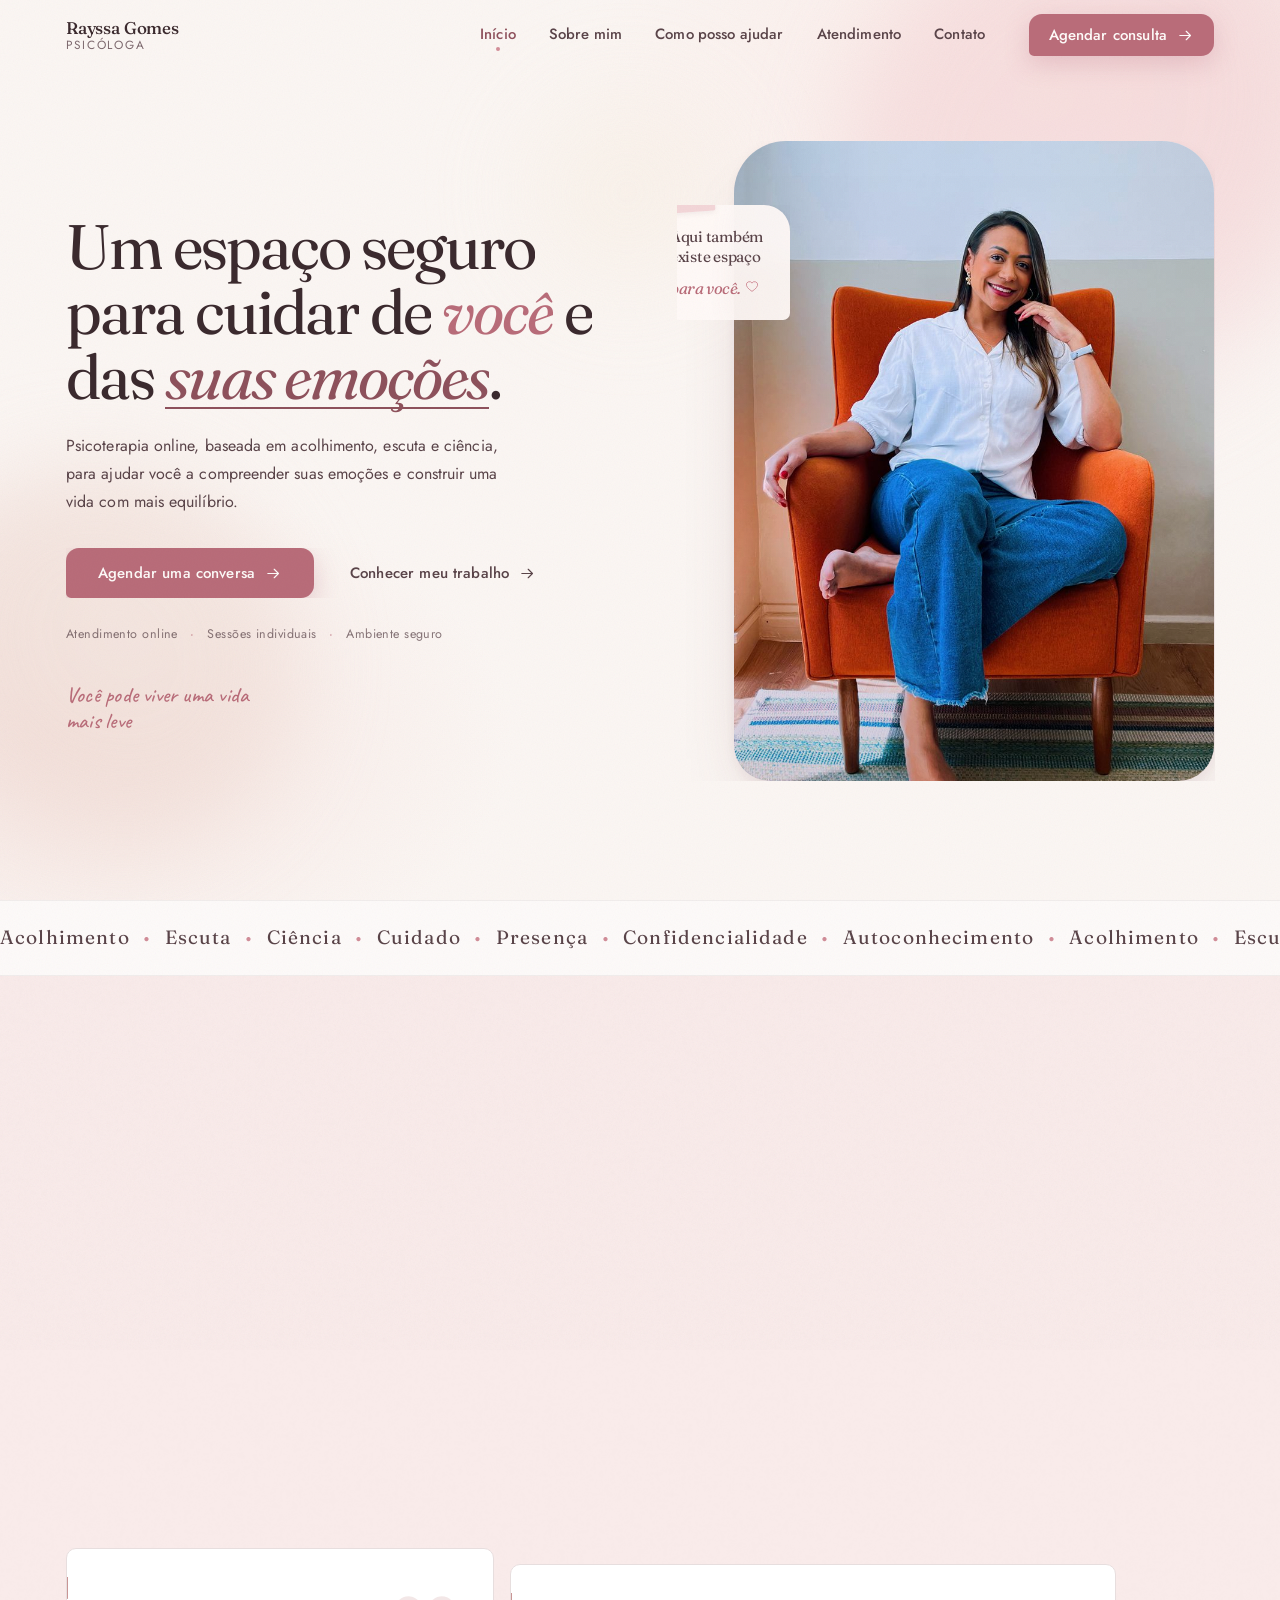
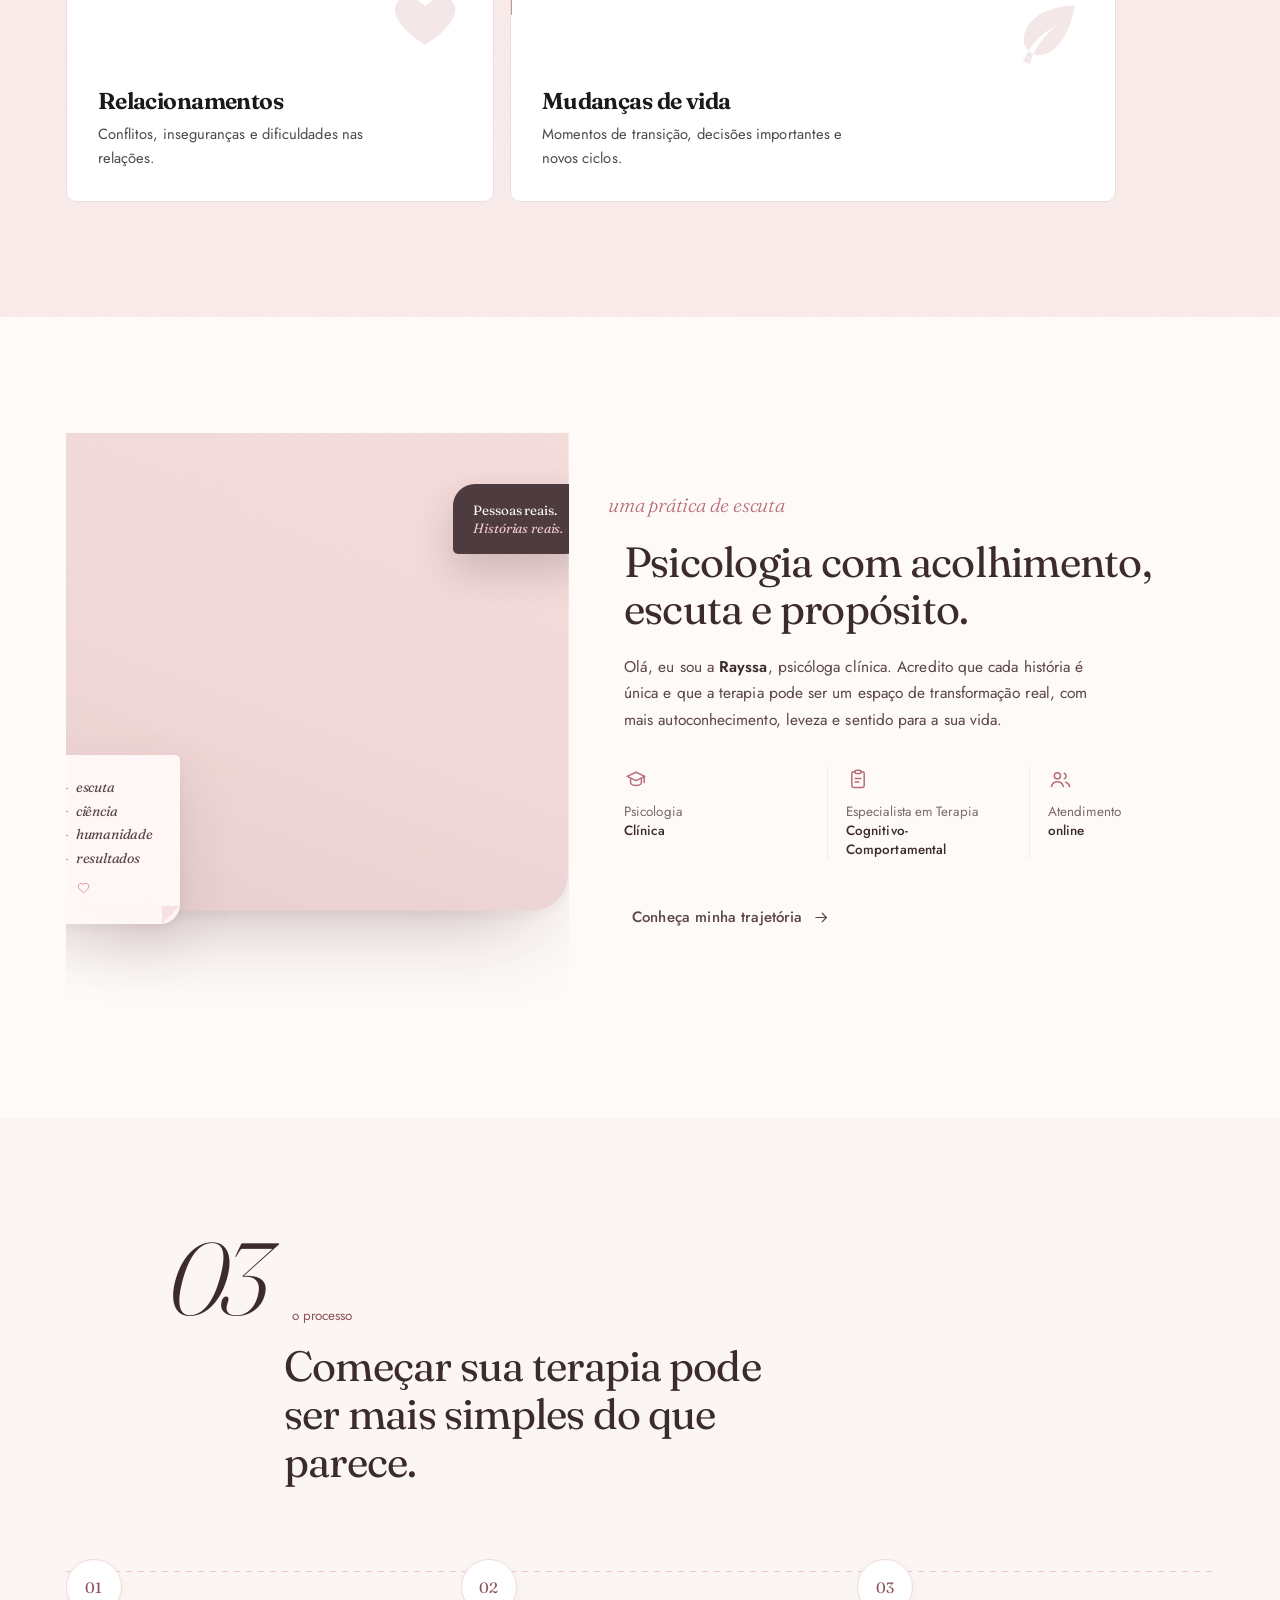
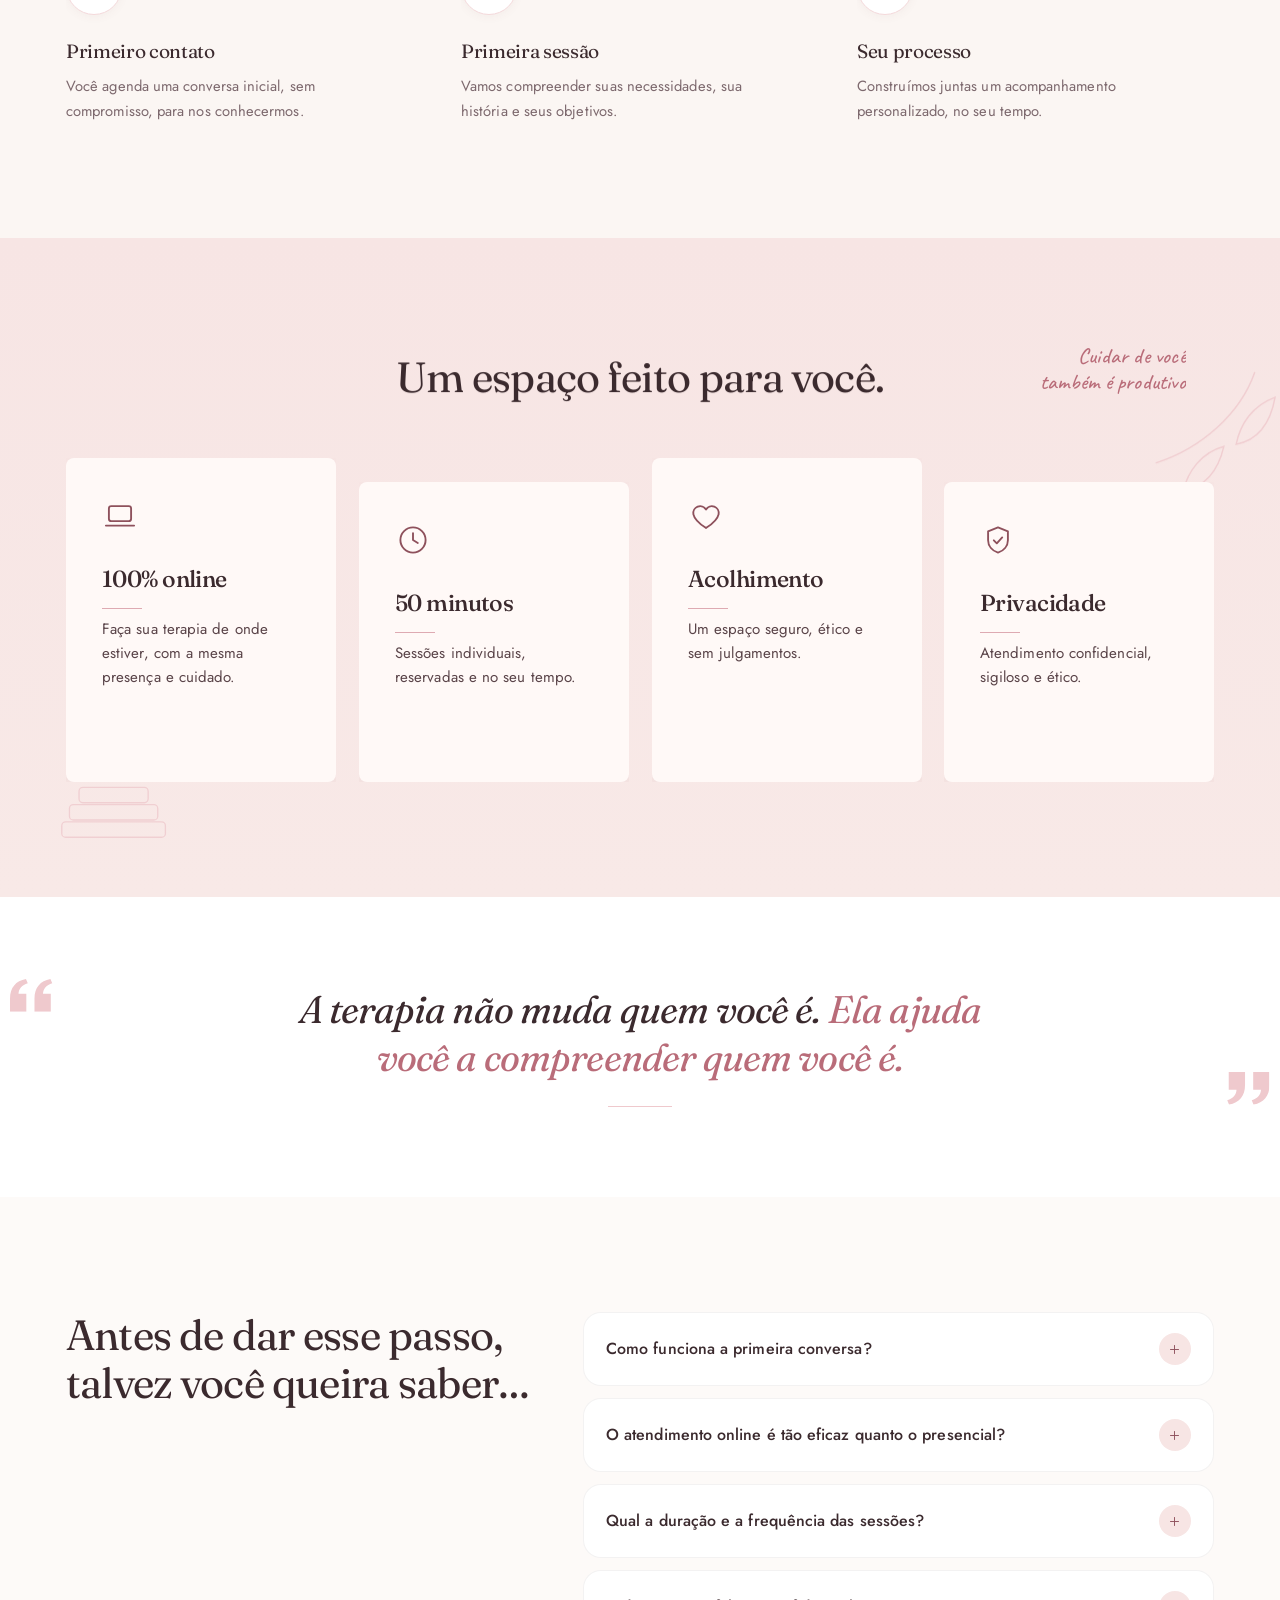
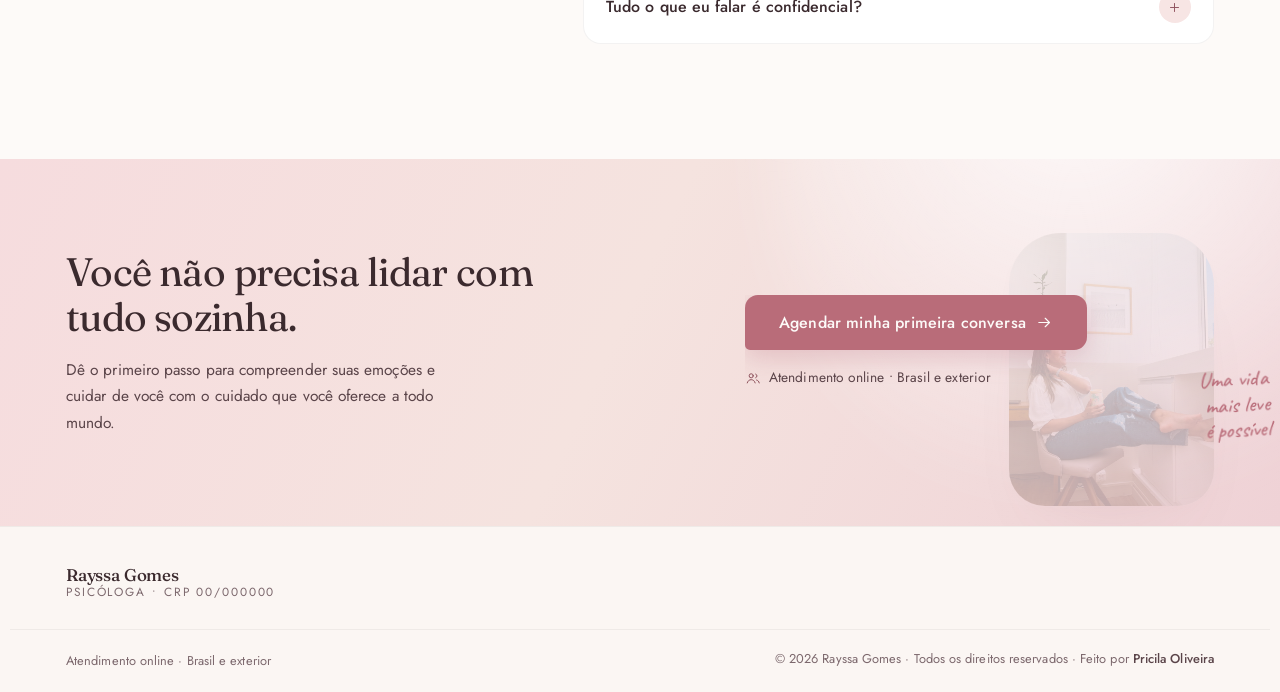
<file: index.html>
<!DOCTYPE html>
<html lang="pt-BR">

<head>
    <meta charset="utf-8">
    <meta name="viewport" content="width=device-width, initial-scale=1, viewport-fit=cover">
    <title>Psicóloga | Rayssa Gomes | Atendimento online</title>
    <meta name="description"
        content="Psicoterapia online, com acolhimento e escuta clínica. Atendimento para ansiedade, autoestima, relacionamentos e mudanças de vida.">
    <meta name="robots" content="index, follow, max-image-preview:large, max-snippet:-1, max-video-preview:-1">
    <meta name="author" content="Rayssa Gomes">
    <meta name="theme-color" content="#FBF6F3">
    <meta property="og:site_name" content="Rayssa Gomes Psicóloga">
    <meta property="og:title" content="Psicóloga online | Rayssa Gomes">
    <meta property="og:description"
        content="Psicoterapia online para ansiedade, autoestima, relacionamentos e mudanças de vida, com acolhimento e confidencialidade.">
    <meta property="og:type" content="website">
    <meta property="og:locale" content="pt_BR">
    <meta name="twitter:card" content="summary_large_image">
    <meta name="twitter:title" content="Psicóloga online | Rayssa Gomes">
    <meta name="twitter:description"
        content="Psicoterapia online, com acolhimento, escuta clínica e confidencialidade.">
    <script type="application/ld+json">
        {
            "@context": "https://schema.org",
            "@graph": [
                {
                    "@type": "Person",
                    "@id": "#rayssa-gomes",
                    "name": "Rayssa Gomes",
                    "jobTitle": "Psicóloga clínica",
                    "description": "Psicóloga clínica com atendimento online.",
                    "knowsAbout": [
                        "Psicoterapia online",
                        "Ansiedade",
                        "Autoestima",
                        "Relacionamentos",
                        "Mudanças de vida"
                    ]
                },
                {
                    "@type": "Service",
                    "name": "Psicoterapia online para todos",
                    "serviceType": "Psicoterapia online",
                    "provider": { "@id": "#rayssa-gomes" },
                    "areaServed": { "@type": "Country", "name": "Brasil" },
                    "audience": { "@type": "Audience", "audienceType": "Adultos" }
                }
            ]
        }
    </script>
    <link rel="icon"
        href="data:image/svg+xml,%3Csvg xmlns='http://www.w3.org/2000/svg' viewBox='0 0 32 32'%3E%3Ccircle cx='16' cy='16' r='15' fill='%23F3DCDD'/%3E%3Cpath d='M16 24c0-6 3-10 8-11-1 6-4 10-8 11Zm0 0c0-6-3-10-8-11 1 6 4 10 8 11Z' fill='%23C4757F'/%3E%3C/svg%3E">
    <link rel="stylesheet" href="assets/css/fonts.css">
    <link rel="preload" as="font" type="font/woff2"
        href="assets/fonts/6NU78FyLNQOQZAnv9bYEvDiIdE9Ea92uemAk_WBq8U_9v0c2Wa0KxC9TeA.woff2" crossorigin>
    <link rel="preload" as="font" type="font/woff2" href="assets/fonts/92zatBhPNqw73oTd4g.woff2" crossorigin>
    <link rel="preload" as="image" href="assets/img/hero-optimized.jpg" fetchpriority="high">
    <link rel="stylesheet" href="assets/css/style.css">
</head>

<body>

    <!-- ===== Ícones / ilustrações (sprite SVG) ===== -->
    <svg width="0" height="0" style="position:absolute" aria-hidden="true" focusable="false">
        <defs>
            <symbol id="i-arrow" viewBox="0 0 24 24">
                <path d="M4 12h15m-6-6 6 6-6 6" />
            </symbol>
            <symbol id="i-brain" viewBox="0 0 24 24">
                <path
                    d="M12 4.6v15.2M9.6 4.9A3.2 3.2 0 0 0 5.1 8a2.8 2.8 0 0 0-1.4 5 3 3 0 0 0 1.6 4.6A3 3 0 0 0 9.6 20.3V4.9Zm4.8 0A3.2 3.2 0 0 1 18.9 8a2.8 2.8 0 0 1 1.4 5 3 3 0 0 1-1.6 4.6 3 3 0 0 1-4.3 2.7V4.9Z" />
            </symbol>
            <symbol id="i-self" viewBox="0 0 24 24">
                <circle cx="12" cy="8.4" r="3.6" />
                <path d="M4.8 20.2c1-3.6 3.8-5.6 7.2-5.6s6.2 2 7.2 5.6" />
            </symbol>
            <symbol id="i-heart" viewBox="0 0 24 24">
                <path
                    d="M12 20c-1-.7-7.4-4.5-8.4-9.1A4.6 4.6 0 0 1 12 7.6a4.6 4.6 0 0 1 8.4 3.3C19.4 15.5 13 19.3 12 20Z" />
            </symbol>
            <symbol id="i-leaf" viewBox="0 0 24 24">
                <path d="M20 4c0 9.2-5 14.4-12.2 15.4C7.2 10.2 11.6 4.9 20 4Z" />
                <path d="M7.6 20c1.3-4.6 4.2-8.2 8.4-10.4" />
            </symbol>
            <symbol id="i-mind-solid" viewBox="0 0 24 24">
                <path fill="currentColor" stroke="none"
                    d="M11.7 2.4a7.6 7.6 0 0 0-7.6 7.6c0 2.1.86 4 2.25 5.38V21h6.05v-3.08h1.38a3.35 3.35 0 0 0 3.35-3.35v-1.02H20l-2.13-3.42A7.6 7.6 0 0 0 11.7 2.4Zm-2.05 5a1.35 1.35 0 1 1 0 2.7 1.35 1.35 0 0 1 0-2.7Z" />
            </symbol>
            <symbol id="i-person-solid" viewBox="0 0 24 24">
                <circle cx="12" cy="7.2" r="4.1" fill="currentColor" stroke="none" />
                <path fill="currentColor" stroke="none"
                    d="M3.8 21c.55-5.05 3.45-7.75 8.2-7.75s7.65 2.7 8.2 7.75H3.8Z" />
            </symbol>
            <symbol id="i-heart-solid" viewBox="0 0 24 24">
                <path fill="currentColor" stroke="none"
                    d="M12 21S3.7 16.1 2.35 10.78C1.3 6.58 6.08 3.48 9.42 6.3L12 8.5l2.58-2.2c3.34-2.82 8.12.28 7.07 4.48C20.3 16.1 12 21 12 21Z" />
            </symbol>
            <symbol id="i-leaf-solid" viewBox="0 0 24 24">
                <path fill="currentColor" stroke="none"
                    d="M20.9 3.1C13.05 3.4 7.25 6.12 5.08 11.06c-1.25 2.85-.55 5.62 1.35 7.13 2.18 1.73 5.73 1.15 8.42-1.5 3.35-3.3 5.2-8.03 6.05-13.59ZM4.15 21.2c2.3-5.3 5.92-9.18 10.9-11.7-4.2 3.2-7.12 7.4-8.65 12.5l-2.25-.8Z" />
            </symbol>
            <symbol id="i-grad" viewBox="0 0 24 24">
                <path d="M3.2 9.4 12 5.2l8.8 4.2L12 13.6 3.2 9.4Z" />
                <path d="M6.6 11.4v4.3c0 1.5 2.5 2.7 5.4 2.7s5.4-1.2 5.4-2.7v-4.3M20.2 10v5.6" />
            </symbol>
            <symbol id="i-clip" viewBox="0 0 24 24">
                <path
                    d="M9 4.8H7.4A1.6 1.6 0 0 0 5.8 6.4v12.4a1.6 1.6 0 0 0 1.6 1.6h9.2a1.6 1.6 0 0 0 1.6-1.6V6.4a1.6 1.6 0 0 0-1.6-1.6H15" />
                <rect x="9" y="3.2" width="6" height="3.2" rx="1.2" />
                <path d="M9.2 11.4h5.6M9.2 15h3.6" />
            </symbol>
            <symbol id="i-users" viewBox="0 0 24 24">
                <circle cx="9.4" cy="8.8" r="3.1" />
                <path d="M3.4 19.6c.8-3.1 3.1-4.9 6-4.9s5.2 1.8 6 4.9" />
                <path d="M16.2 6.2a3 3 0 0 1 0 5.6M17.6 15.2c2.1.5 3.5 2.1 4 4.4" />
            </symbol>
            <symbol id="i-laptop" viewBox="0 0 24 24">
                <rect x="4.6" y="5.4" width="14.8" height="10" rx="1.6" />
                <path d="M2.6 18.4h18.8" />
            </symbol>
            <symbol id="i-clock" viewBox="0 0 24 24">
                <circle cx="12" cy="12" r="8.4" />
                <path d="M12 7.4V12l3.2 2" />
            </symbol>
            <symbol id="i-shield" viewBox="0 0 24 24">
                <path d="M12 3.6 5.4 6.2v5.9c0 4 2.8 7.1 6.6 8.3 3.8-1.2 6.6-4.3 6.6-8.3V6.2L12 3.6Z" />
                <path d="m9.2 12.2 2 2 3.6-3.9" />
            </symbol>
            <symbol id="i-check" viewBox="0 0 24 24">
                <circle cx="12" cy="12" r="8.6" />
                <path d="m8.4 12.2 2.4 2.4 4.8-5.2" />
            </symbol>
            <symbol id="i-quote" viewBox="0 0 48 36">
                <path
                    d="M0 36V21.6C0 9.6 6.4 2 17.6 0l2 4.8C13.2 6.8 9.6 11 9.4 16.4H18V36H0Zm27 0V21.6C27 9.6 33.4 2 44.6 0l2 4.8C40.2 6.8 36.6 11 36.4 16.4H45V36H27Z" />
            </symbol>
            <symbol id="i-ig" viewBox="0 0 24 24">
                <rect x="3.6" y="3.6" width="16.8" height="16.8" rx="5" />
                <circle cx="12" cy="12" r="3.9" />
                <circle cx="16.9" cy="7.1" r="1" />
            </symbol>
            <symbol id="i-whatsapp" viewBox="0 0 24 24">
                <path fill="currentColor" stroke="none"
                    d="M12.04 2A9.98 9.98 0 0 0 3.38 16.95L2 22l5.2-1.36A10 10 0 1 0 12.04 2Zm0 18.18a8.1 8.1 0 0 1-4.13-1.13l-.3-.18-3.08.81.82-3-.2-.31a8.13 8.13 0 1 1 6.89 3.81Zm4.46-6.09c-.24-.12-1.44-.71-1.66-.79-.22-.08-.38-.12-.54.12-.16.24-.62.79-.76.95-.14.16-.28.18-.52.06-.24-.12-1.03-.38-1.96-1.21-.72-.64-1.21-1.44-1.35-1.68-.14-.24-.01-.37.1-.49.11-.11.24-.28.36-.42.12-.14.16-.24.24-.4.08-.16.04-.3-.02-.42-.06-.12-.54-1.3-.74-1.78-.2-.47-.4-.41-.54-.42h-.46c-.16 0-.42.06-.64.3-.22.24-.84.82-.84 2s.86 2.32.98 2.48c.12.16 1.69 2.58 4.1 3.62.57.25 1.02.4 1.37.51.58.18 1.1.16 1.51.1.46-.07 1.44-.59 1.64-1.16.2-.57.2-1.06.14-1.16-.06-.1-.22-.16-.46-.28Z" />
            </symbol>
            <symbol id="i-mail" viewBox="0 0 24 24">
                <rect x="3.4" y="5.4" width="17.2" height="13.2" rx="2" />
                <path d="m4.4 7.2 7.6 5.6 7.6-5.6" />
            </symbol>
            <symbol id="i-plus" viewBox="0 0 24 24">
                <path d="M12 5.6v12.8M5.6 12h12.8" />
            </symbol>
            <symbol id="i-flower" viewBox="0 0 120 120">
                <path
                    d="M60 22c8 8 8 18 0 26-8-8-8-18 0-26Zm0 76c-8-8-8-18 0-26 8 8 8 18 0 26ZM22 60c8-8 18-8 26 0-8 8-18 8-26 0Zm76 0c-8 8-18 8-26 0 8-8 18-8 26 0Z" />
                <circle cx="60" cy="60" r="7" />
            </symbol>
        </defs>
    </svg>

    <a class="skip-link" href="#inicio">Ir para o conteúdo principal</a>

    <!-- ===== Preloader ===== -->
    <div class="loader" id="loader" aria-hidden="true">
        <div class="loader__inner">
            <span class="loader__name">Rayssa Gomes</span>
            <span class="loader__bar"><i></i></span>
        </div>
    </div>

    <!-- ===== Camada decorativa global ===== -->
    <div class="grain" aria-hidden="true"></div>
    <div class="progress" aria-hidden="true"><i id="progressBar"></i></div>
    <!-- ===== Cabeçalho ===== -->
    <header class="nav" id="nav">
        <div class="nav__inner wrap">
            <a class="brand" href="#inicio" aria-label="Rayssa Gomes — início">
               
                <span class="brand__text">
                    <strong>Rayssa Gomes</strong>
                    <em>Psicóloga</em>
                </span>
            </a>

            <nav class="nav__links" aria-label="Navegação principal">
                <a href="#inicio" class="button button--ghost nav__link is-active">Início</a>
                <a href="#sobre" class="button button--ghost nav__link">Sobre mim</a>
                <a href="#como-posso-ajudar" class="button button--ghost nav__link">Como posso ajudar</a>
                <a href="#atendimento" class="button button--ghost nav__link">Atendimento</a>
                <a href="#contato" class="button button--ghost nav__link">Contato</a>
            </nav>

            <a href="#contato" class="button button--primary button--compact nav__cta" data-whatsapp data-ripple>
                <span>Agendar consulta</span>
                <svg class="button__arrow" aria-hidden="true"><use href="#i-arrow" /></svg>
            </a>

            <button class="button button--icon burger" id="burger" aria-label="Abrir menu" aria-expanded="false" aria-controls="menu">
                <span></span><span></span>
            </button>
        </div>
    </header>

    <!-- ===== Menu mobile ===== -->
    <div class="menu" id="menu" aria-hidden="true">
        <div class="menu__bg" aria-hidden="true"></div>
        <nav class="menu__links" aria-label="Menu">
            <a href="#inicio"><i>01</i>Início</a>
            <a href="#sobre"><i>02</i>Sobre mim</a>
            <a href="#como-posso-ajudar"><i>03</i>Como posso ajudar</a>
            <a href="#atendimento"><i>04</i>Atendimento</a>
            <a href="#beneficios"><i>05</i>Benefícios</a>
            <a href="#contato"><i>06</i>Contato</a>
        </nav>
        <div class="menu__foot">
            <p class="script">Uma vida mais leve é possível</p>
            <a href="#contato" class="button button--primary" data-whatsapp data-ripple><span>Agendar consulta</span><svg class="button__arrow" aria-hidden="true">
                    <use href="#i-arrow" />
                </svg></a>
        </div>
    </div>

    <main id="inicio">

        <!-- ================= HERO ================= -->
        <section class="hero" id="hero">
            <div class="hero__bg" aria-hidden="true">
                <span class="blob blob--1" data-var data-parallax="0.06" data-mouse="0.05"></span>
                <span class="blob blob--2" data-var data-parallax="0.1" data-mouse="-0.04"></span>
                <span class="blob blob--3" data-var data-parallax="0.04"></span>
            </div>

            <div class="wrap hero__grid">
                <div class="hero__copy">

                    <h1 class="hero__title" data-split="chars">
                        Um espaço seguro para cuidar de <em>você</em> e das <em class="u">suas emoções</em>.
                    </h1>

                    <p class="hero__lead" data-reveal="up" data-delay="1">
                        Psicoterapia online, baseada em acolhimento, escuta e ciência, para ajudar você a compreender
                        suas emoções e construir uma vida com mais equilíbrio.
                    </p>

                    <div class="hero__actions" data-reveal="up" data-delay="2">
                        <a href="#contato" class="button button--primary" data-whatsapp data-ripple>
                            <span>Agendar uma conversa</span>
                            <svg class="button__arrow" aria-hidden="true"><use href="#i-arrow" /></svg>
                        </a>
                        <a href="https://www.instagram.com/rayssagomespsi" class="button button--secondary">
                            <span>Conhecer meu trabalho</span>
                            <svg class="button__arrow" aria-hidden="true"><use href="#i-arrow" /></svg>
                        </a>
                    </div>

                    <p class="hero__trust" data-reveal="up" data-delay="3">
                        Atendimento online <span aria-hidden="true">·</span> Sessões individuais
                        <span aria-hidden="true">·</span> Ambiente seguro
                    </p>

                    <p class="script script--hero-note" data-reveal="fade" data-delay="4" aria-hidden="true">
                        Você pode viver uma vida mais leve
                    </p>
                </div>

                <div class="hero__visual" data-reveal="mask" data-delay="1">
                    <div class="hero__photo" data-mouse="0.018">
                        <img src="assets/img/hero-optimized.jpg" width="1200" height="1600"
                            alt="Retrato de Rayssa Gomes sorrindo em luz natural" fetchpriority="high">
                        <span class="hero__wash" aria-hidden="true"></span>
                    </div>

                    <div class="note note--frame" data-reveal="scale" data-delay="4" aria-hidden="true">
                        <span>Aqui também<br>existe espaço<br><em>para você.</em></span>
                        <svg class="note__leaf" viewBox="0 0 24 24">
                            <use href="#i-heart" />
                        </svg>
                    </div>
                </div>
            </div>
        </section>

        <!-- ================= FAIXA / MARQUEE ================= -->
        <div class="marquee" aria-hidden="true">
            <div class="marquee__track" id="marqueeTrack">
                <span>Acolhimento<i>•</i>Escuta<i>•</i>Ciência<i>•</i>Cuidado<i>•</i>Presença<i>•</i>Confidencialidade<i>•</i>Autoconhecimento<i>•</i></span>
            </div>
        </div>

        <!-- ================= VOCÊ SE IDENTIFICA ================= -->
        <section class="sec sec--tint identify" id="como-posso-ajudar">
            <div class="wrap">
                <header class="sec__head">
                    <p class="eyebrow eyebrow--fragment" data-reveal="fade"><span aria-hidden="true">[</span> quando
                        pesa <span aria-hidden="true">]</span></p>
                    <h2 class="sec__title" data-split="words">Talvez você esteja passando por isso...</h2>
                </header>

                <ul class="care-grid" data-stagger>
                    <li class="care-card" data-reveal="up">
                        <span class="care-card__visual" aria-hidden="true"><svg class="ico"><use href="#i-mind-solid" /></svg></span>
                        <div class="care-card__copy">
                            <h3>Ansiedade</h3>
                            <p>Pensamentos acelerados, preocupações constantes e dificuldade para relaxar.</p>
                        </div>
                    </li>
                    <li class="care-card" data-reveal="up">
                        <span class="care-card__visual" aria-hidden="true"><svg class="ico"><use href="#i-person-solid" /></svg></span>
                        <div class="care-card__copy">
                            <h3>Autoestima</h3>
                            <p>Dificuldade em reconhecer seu próprio valor e confiar em si mesma.</p>
                        </div>
                    </li>
                    <li class="care-card" data-reveal="up">
                        <span class="care-card__visual" aria-hidden="true"><svg class="ico"><use href="#i-heart-solid" /></svg></span>
                        <div class="care-card__copy">
                            <h3>Relacionamentos</h3>
                            <p>Conflitos, inseguranças e dificuldades nas relações.</p>
                        </div>
                    </li>
                    <li class="care-card" data-reveal="up">
                        <span class="care-card__visual" aria-hidden="true"><svg class="ico"><use href="#i-leaf-solid" /></svg></span>
                        <div class="care-card__copy">
                            <h3>Mudanças de vida</h3>
                            <p>Momentos de transição, decisões importantes e novos ciclos.</p>
                        </div>
                    </li>
                </ul>
            </div>
        </section>

        <!-- ================= SOBRE ================= -->
        <section class="sec about" id="sobre">
            <div class="wrap about__grid">
                <div class="about__visual" data-reveal="clip">
                    <div class="about__photo" data-parallax="0.05">
                        <img src="assets/img/about-optimized.jpg" width="900" height="1200" loading="lazy" decoding="async"
                            alt="Rayssa Gomes em ambiente claro e acolhedor">
                        <span class="about__wash" aria-hidden="true"></span>
                    </div>
                    <div class="note note--list" aria-hidden="true">
                        <ul>
                            <li>Escuta</li>
                            <li>Ciência</li>
                            <li>Humanidade</li>
                            <li>Resultados</li>
                        </ul>
                        <svg class="note__leaf" viewBox="0 0 24 24">
                            <use href="#i-heart" />
                        </svg>
                    </div>
                    <div class="note note--stack" aria-hidden="true">
                        <span>Pessoas reais.<br><em>Histórias reais.</em></span>
                    </div>
                </div>

                <div class="about__copy">
                    <p class="eyebrow eyebrow--italic" data-reveal="fade">uma prática de escuta</p>
                    <h2 class="sec__title" data-split="words">Psicologia com acolhimento, escuta e propósito.</h2>
                    <p class="about__lead" data-reveal="up">
                        Olá, eu sou a <strong>Rayssa</strong>, psicóloga clínica. Acredito que cada
                        história é única e que a terapia pode ser um espaço de transformação real, com mais
                        autoconhecimento, leveza e sentido para a sua vida.
                    </p>

                    <ul class="feats" data-stagger>
                        <li data-reveal="up"><svg class="ico">
                                <use href="#i-grad" />
                            </svg><span>Psicologia<br><b>Clínica</b></span></li>
                        <li data-reveal="up"><svg class="ico">
                                <use href="#i-clip" />
                            </svg><span>Especialista em Terapia<br><b>Cognitivo-Comportamental</b></span></li>
                        <li data-reveal="up"><svg class="ico">
                                <use href="#i-users" />
                            </svg><span>Atendimento<br><b>online</b></span></li>
                    </ul>

                    <a href="#atendimento" class="button button--secondary" data-reveal="up">
                        <span>Conheça minha trajetória</span>
                        <svg class="button__arrow" aria-hidden="true">
                            <use href="#i-arrow" />
                        </svg>
                    </a>
                </div>
            </div>
        </section>

        <!-- ================= COMO FUNCIONA ================= -->
        <section class="sec steps" id="atendimento">
            <div class="wrap">
                <header class="sec__head sec__head--steps">
                    <p class="eyebrow eyebrow--index" data-reveal="fade"><span>03</span><em>o processo</em></p>
                    <h2 class="sec__title" data-split="words">Começar sua terapia pode ser mais simples do que parece.
                    </h2>
                </header>

                <ol class="steps__list" id="stepsList">
                    <li class="step" data-reveal="up">
                        <span class="step__num">01</span>
                        <h3>Primeiro contato</h3>
                        <p>Você agenda uma conversa inicial, sem compromisso, para nos conhecermos.</p>
                    </li>
                    <li class="step" data-reveal="up">
                        <span class="step__num">02</span>
                        <h3>Primeira sessão</h3>
                        <p>Vamos compreender suas necessidades, sua história e seus objetivos.</p>
                    </li>
                    <li class="step" data-reveal="up">
                        <span class="step__num">03</span>
                        <h3>Seu processo</h3>
                        <p>Construímos juntas um acompanhamento personalizado, no seu tempo.</p>
                    </li>
                    <span class="steps__line" aria-hidden="true"><i id="stepsFill"></i></span>
                </ol>
            </div>
        </section>

        <!-- ================= BENEFÍCIOS ================= -->
        <section class="sec sec--tint benefits" id="beneficios">
            <span class="benefits__leaf" data-parallax="0.07" aria-hidden="true">
                <svg viewBox="0 0 200 260">
                    <path d="M150 20c-14 40-52 74-96 88" />
                    <path d="M170 44c-22 8-34 26-38 46 20-4 33-18 38-46Z" />
                    <path d="M120 92c-22 6-35 24-40 44 20-4 34-18 40-44Z" />
                    <path d="M72 146c-22 6-35 24-40 44 20-4 34-18 40-44Z" />
                </svg>
            </span>
            <span class="benefits__stack" aria-hidden="true">
                <svg viewBox="0 0 120 80">
                    <rect x="6" y="52" width="108" height="16" rx="4" />
                    <rect x="14" y="34" width="92" height="16" rx="4" />
                    <rect x="24" y="16" width="72" height="16" rx="4" />
                </svg>
            </span>

            <div class="wrap">
                <header class="sec__head sec__head--center">
                    <h2 class="sec__title" data-split="words">Um espaço feito para você.</h2>
                </header>

                <ul class="benefit-cards benefit-cards--editorial" data-stagger>
                    <li class="benefit-card" data-reveal="up">
                        <span class="benefit-card__ico" aria-hidden="true"><svg class="ico">
                                <use href="#i-laptop" />
                            </svg></span>
                        <h3>100% online</h3>
                        <span class="benefit-card__rule" aria-hidden="true"></span>
                        <p>Faça sua terapia de onde estiver, com a mesma presença e cuidado.</p>
                    </li>
                    <li class="benefit-card" data-reveal="up">
                        <span class="benefit-card__ico" aria-hidden="true"><svg class="ico">
                                <use href="#i-clock" />
                            </svg></span>
                        <h3>50 minutos</h3>
                        <span class="benefit-card__rule" aria-hidden="true"></span>
                        <p>Sessões individuais, reservadas e no seu tempo.</p>
                    </li>
                    <li class="benefit-card" data-reveal="up">
                        <span class="benefit-card__ico" aria-hidden="true"><svg class="ico">
                                <use href="#i-heart" />
                            </svg></span>
                        <h3>Acolhimento</h3>
                        <span class="benefit-card__rule" aria-hidden="true"></span>
                        <p>Um espaço seguro, ético e sem julgamentos.</p>
                    </li>
                    <li class="benefit-card" data-reveal="up">
                        <span class="benefit-card__ico" aria-hidden="true"><svg class="ico">
                                <use href="#i-shield" />
                            </svg></span>
                        <h3>Privacidade</h3>
                        <span class="benefit-card__rule" aria-hidden="true"></span>
                        <p>Atendimento confidencial, sigiloso e ético.</p>
                    </li>
                </ul>

                <p class="script script--benefits" data-reveal="fade" aria-hidden="true">Cuidar de você<br>também é
                    produtivo</p>
            </div>
        </section>

        <!-- ================= CITAÇÃO ================= -->
        <section class="quote">
            <div class="wrap quote__inner">
                <svg class="quote__mark quote__mark--l" viewBox="0 0 48 36" aria-hidden="true">
                    <use href="#i-quote" />
                </svg>
                <blockquote data-quote-reveal>
                    A terapia não muda quem você é. <em>Ela ajuda você a compreender quem você é.</em>
                </blockquote>
                <span class="quote__rule" aria-hidden="true"></span>
                <svg class="quote__mark quote__mark--r" viewBox="0 0 48 36" aria-hidden="true">
                    <use href="#i-quote" />
                </svg>
            </div>
        </section>

        <!-- ================= FAQ ================= -->
        <section class="sec faq" id="duvidas">
            <div class="wrap faq__grid">
                <header class="sec__head">
                    <h2 class="sec__title" data-split="words">Antes de dar esse passo, talvez você queira saber…</h2>
                </header>

                <div class="faq__list" data-stagger>
                    <details class="qa" data-reveal="up" name="faq">
                        <summary><span>Como funciona a primeira conversa?</span><i class="qa__ico"><svg class="ico">
                                    <use href="#i-plus" />
                                </svg></i></summary>
                        <div class="qa__body">
                            <p>É um encontro online de 20 minutos, sem compromisso. Você conta um pouco do que está
                                vivendo, tira dúvidas e entendemos juntas se faz sentido seguir.</p>
                        </div>
                    </details>
                    <details class="qa" data-reveal="up" name="faq">
                        <summary><span>O atendimento online é tão eficaz quanto o presencial?</span><i
                                class="qa__ico"><svg class="ico">
                                    <use href="#i-plus" />
                                </svg></i></summary>
                        <div class="qa__body">
                            <p>A psicoterapia online pode ser eficaz para diferentes demandas. A indicação depende de
                                cada caso, do vínculo terapêutico e de uma avaliação profissional cuidadosa.</p>
                        </div>
                    </details>
                    <details class="qa" data-reveal="up" name="faq">
                        <summary><span>Qual a duração e a frequência das sessões?</span><i class="qa__ico"><svg
                                    class="ico">
                                    <use href="#i-plus" />
                                </svg></i></summary>
                        <div class="qa__body">
                            <p>As sessões duram 50 minutos e acontecem semanalmente. A constância é o que sustenta o
                                processo — mas o ritmo é sempre combinado com você.</p>
                        </div>
                    </details>
                    <details class="qa" data-reveal="up" name="faq">
                        <summary><span>Tudo o que eu falar é confidencial?</span><i class="qa__ico"><svg class="ico">
                                    <use href="#i-plus" />
                                </svg></i></summary>
                        <div class="qa__body">
                            <p>Absolutamente. O sigilo profissional é garantido pelo Código de Ética da Psicologia, com
                                as raras exceções previstas em lei, sempre conversadas com você.</p>
                        </div>
                    </details>
                </div>
            </div>
        </section>

        <!-- ================= CTA FINAL ================= -->
        <section class="cta" id="contato">
            <span class="cta__blob" aria-hidden="true"></span>
            <div class="cta__photo" aria-hidden="true">
                <img src="assets/img/converse-optimized.jpg" width="900" height="1200" loading="lazy" decoding="async" alt="">
                <span class="hero__wash" aria-hidden="true"></span>
            </div>
            <div class="wrap cta__inner">
                <div class="cta__copy">
                    <h2 class="cta__title" data-split="words">Você não precisa lidar com tudo sozinha.</h2>
                    <p data-reveal="up">Dê o primeiro passo para compreender suas emoções e cuidar de você com o cuidado
                        que você oferece a todo mundo.</p>
                </div>

                <div class="cta__actions" data-reveal="up">
                    <a href="#contato" class="button button--primary button--large" data-whatsapp data-ripple>
                        <span>Agendar minha primeira conversa</span>
                        <svg class="button__arrow" aria-hidden="true">
                            <use href="#i-arrow" />
                        </svg>
                    </a>
                    <p class="cta__meta"><svg class="ico">
                            <use href="#i-users" />
                        </svg>Atendimento online • Brasil e exterior</p>
                </div>

                <p class="script script--cta" aria-hidden="true">Uma vida<br>mais leve<br>é possível</p>
            </div>
        </section>

    </main>

    <!-- ================= RODAPÉ ================= -->
    <footer class="foot">
        <div class="wrap foot__inner">
            <div class="foot__brand">
                <span class="brand__text"><strong>Rayssa Gomes</strong><em>Psicóloga • CRP 00/000000</em></span>
            </div>
        </div>
        <div class="foot__base wrap">
            <span>Atendimento online · Brasil e exterior</span>
            <span>© 2026 Rayssa Gomes · Todos os direitos reservados · Feito por <a href="https://www.pricilaoliveirarocha.com.br" class="foot__link" target="_blank" rel="noopener noreferrer">Pricila Oliveira</a></span>
        </div>
    </footer>

    <!-- ===== Ação flutuante ===== -->
    <a href="#contato" class="fab" id="fab" data-whatsapp aria-label="Conversar pelo WhatsApp">
        <svg class="ico">
            <use href="#i-whatsapp" />
        </svg>
    </a>

    <script src="assets/js/main.js" defer></script>
</body>

</html>
</file>
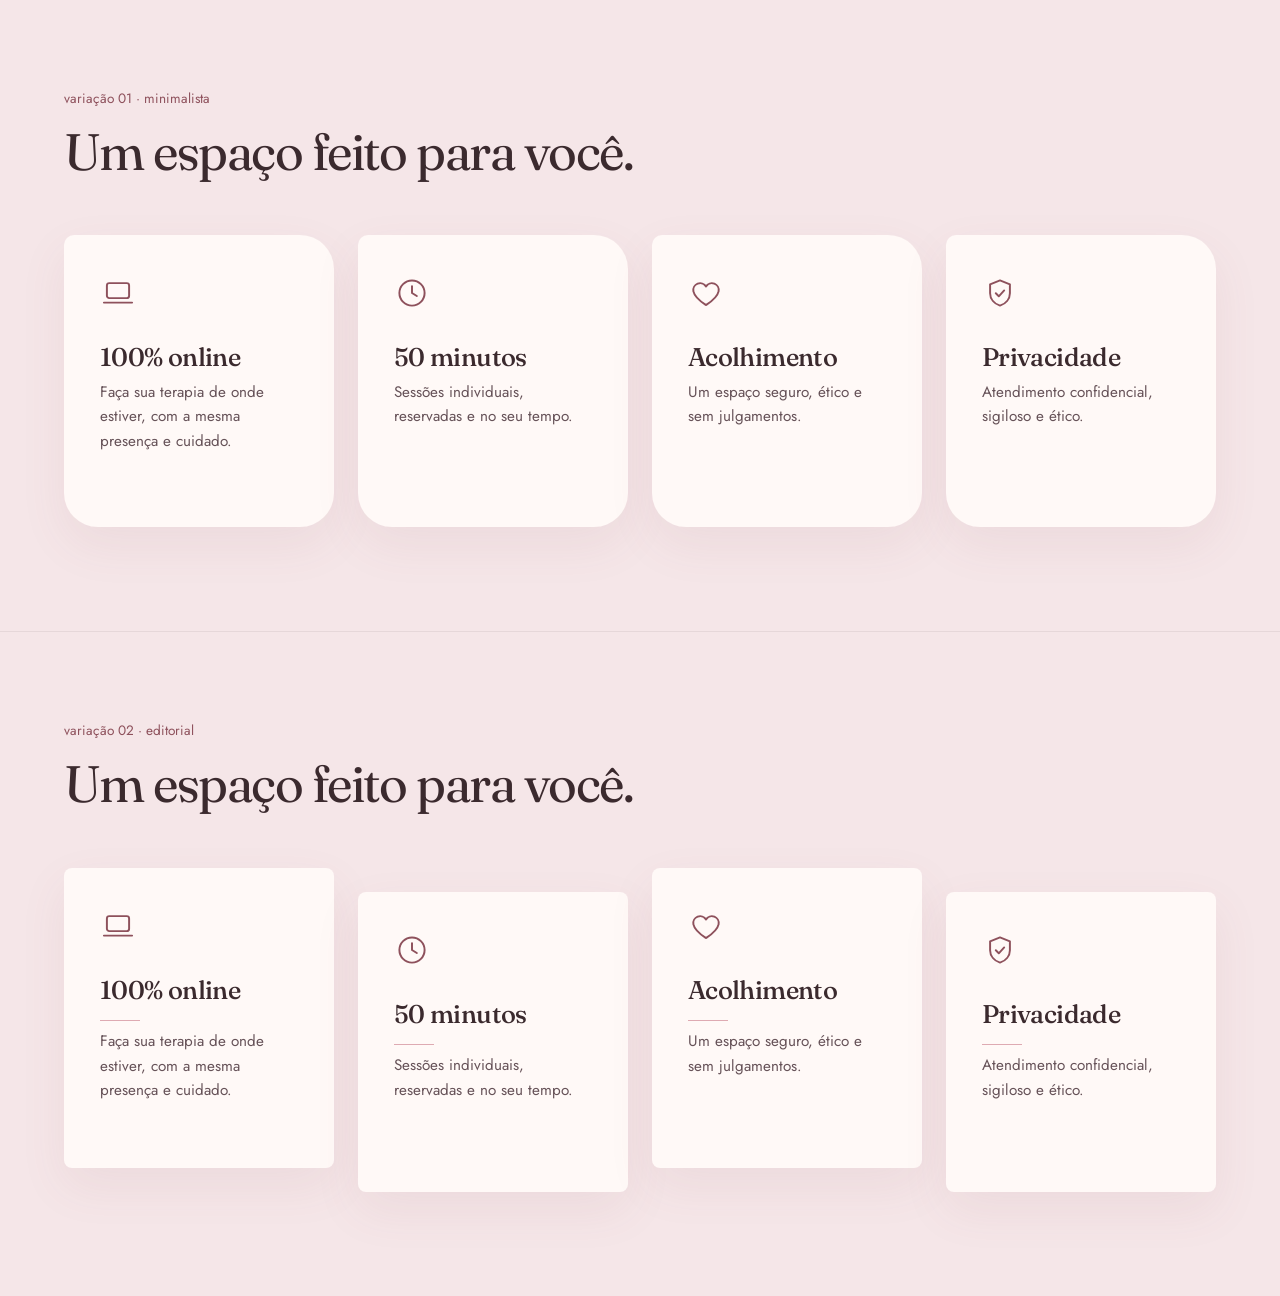
<file: benefits-variations.html>
<!doctype html>
<html lang="pt-BR">
<head>
  <meta charset="utf-8">
  <meta name="viewport" content="width=device-width, initial-scale=1">
  <title>Variações — cards de benefícios</title>
  <link rel="stylesheet" href="assets/css/fonts.css">
  <style>
    :root {
      --section: #F5E6E8;
      --warm-white: #FFF9F7;
      --warm-pink: #FCEFF0;
      --rose: #D18D98;
      --rose-dark: #8E515C;
      --plum: #3B2A2E;
      --body: #665258;
      --serif: 'Fraunces', Georgia, serif;
      --sans: 'Jost', system-ui, sans-serif;
    }

    * { box-sizing: border-box; }
    body { margin: 0; color: var(--plum); background: #FBF6F3; font-family: var(--sans); }
    h1, h2, h3, p { margin: 0; }
    svg { display: block; fill: none; stroke: currentColor; stroke-linecap: round; stroke-linejoin: round; }
    .demo { padding: 88px clamp(20px, 5vw, 72px) 104px; background: var(--section); }
    .demo + .demo { border-top: 1px solid rgba(59, 42, 46, .08); }
    .demo__inner { width: min(1240px, 100%); margin: 0 auto; }
    .demo__label { margin-bottom: 16px; color: var(--rose-dark); font-size: .85rem; }
    .demo__title { margin-bottom: 56px; font: 400 clamp(2rem, 4vw, 3.2rem)/1.08 var(--serif); letter-spacing: -.03em; }
    .benefit-grid { display: grid; grid-template-columns: repeat(4, minmax(0, 1fr)); gap: 24px; list-style: none; margin: 0; padding: 0; }
    .benefit-icon { display: block; width: 36px; height: 36px; color: var(--rose-dark); }
    .benefit-icon svg { width: 100%; height: 100%; stroke-width: 1.3; }

    /* VARIAÇÃO 1 — MINIMALISTA */
    .minimal-card {
      min-height: 292px;
      padding: 40px 36px 32px;
      border-radius: 10px 34px 34px 34px;
      background: var(--warm-white);
      box-shadow: 0 18px 48px rgba(142, 81, 92, .08);
      transition: transform .3s ease, box-shadow .3s ease, background-color .3s ease;
    }
    .minimal-card:hover {
      transform: translateY(-4px);
      background: #FFFCFA;
      box-shadow: 0 26px 58px rgba(142, 81, 92, .15);
    }
    .minimal-card .benefit-icon { margin-bottom: 32px; transition: transform .3s ease; }
    .minimal-card:hover .benefit-icon { transform: translateY(-2px); }
    .minimal-card h3 {
      margin-bottom: 8px;
      font: 500 clamp(1.45rem, 2vw, 1.72rem)/1.12 var(--serif);
      letter-spacing: -.025em;
    }
    .minimal-card p { color: var(--body); font-size: .95rem; line-height: 1.6; }

    /* VARIAÇÃO 2 — EDITORIAL */
    .editorial-grid { align-items: start; }
    .editorial-card {
      min-height: 300px;
      padding: 40px 36px 32px;
      border-radius: 8px;
      background: var(--warm-white);
      box-shadow: 0 18px 48px rgba(142, 81, 92, .08);
      transition: transform .3s ease, box-shadow .3s ease, background-color .3s ease;
    }
    .editorial-card:nth-child(even) { margin-top: 24px; }
    .editorial-card:hover {
      transform: translateY(-4px);
      background: #FFFBF9;
      box-shadow: 0 26px 58px rgba(142, 81, 92, .15);
    }
    .editorial-card .benefit-icon { margin-bottom: 32px; transition: transform .3s ease; }
    .editorial-card:hover .benefit-icon { transform: translateY(-2px) rotate(-3deg); }
    .editorial-card h3 {
      font: 500 clamp(1.45rem, 2vw, 1.72rem)/1.12 var(--serif);
      letter-spacing: -.025em;
    }
    .editorial-card__rule {
      display: block;
      width: 40px;
      height: 1px;
      margin: 16px 0 8px;
      background: var(--rose);
      opacity: .72;
      transition: width .3s ease, opacity .3s ease;
    }
    .editorial-card:hover .editorial-card__rule { width: 64px; opacity: 1; }
    .editorial-card p { color: var(--body); font-size: .95rem; line-height: 1.6; }

    @media (max-width: 980px) {
      .benefit-grid { grid-template-columns: repeat(2, minmax(0, 1fr)); }
    }
    @media (max-width: 620px) {
      .demo { padding: 64px 20px 80px; }
      .benefit-grid { grid-template-columns: 1fr; }
      .minimal-card, .editorial-card, .editorial-card:nth-child(even) {
        min-height: 0;
        margin-top: 0;
        padding: 32px;
      }
    }
    @media (prefers-reduced-motion: reduce) {
      .minimal-card, .editorial-card, .benefit-icon, .editorial-card__rule { transition: none; }
    }
  </style>
</head>
<body>
  <main>
    <section class="demo" aria-labelledby="minimal-title">
      <div class="demo__inner">
        <p class="demo__label">variação 01 · minimalista</p>
        <h1 class="demo__title" id="minimal-title">Um espaço feito para você.</h1>
        <ul class="benefit-grid">
          <li class="minimal-card">
            <span class="benefit-icon" aria-hidden="true"><svg viewBox="0 0 24 24"><rect x="4.6" y="5.4" width="14.8" height="10" rx="1.6"/><path d="M2.6 18.4h18.8"/></svg></span>
            <h3>100% online</h3>
            <p>Faça sua terapia de onde estiver, com a mesma presença e cuidado.</p>
          </li>
          <li class="minimal-card">
            <span class="benefit-icon" aria-hidden="true"><svg viewBox="0 0 24 24"><circle cx="12" cy="12" r="8.4"/><path d="M12 7.4V12l3.2 2"/></svg></span>
            <h3>50 minutos</h3>
            <p>Sessões individuais, reservadas e no seu tempo.</p>
          </li>
          <li class="minimal-card">
            <span class="benefit-icon" aria-hidden="true"><svg viewBox="0 0 24 24"><path d="M12 20c-1-.7-7.4-4.5-8.4-9.1A4.6 4.6 0 0 1 12 7.6a4.6 4.6 0 0 1 8.4 3.3C19.4 15.5 13 19.3 12 20Z"/></svg></span>
            <h3>Acolhimento</h3>
            <p>Um espaço seguro, ético e sem julgamentos.</p>
          </li>
          <li class="minimal-card">
            <span class="benefit-icon" aria-hidden="true"><svg viewBox="0 0 24 24"><path d="M12 3.6 5.4 6.2v5.9c0 4 2.8 7.1 6.6 8.3 3.8-1.2 6.6-4.3 6.6-8.3V6.2L12 3.6Z"/><path d="m9.2 12.2 2 2 3.6-3.9"/></svg></span>
            <h3>Privacidade</h3>
            <p>Atendimento confidencial, sigiloso e ético.</p>
          </li>
        </ul>
      </div>
    </section>

    <section class="demo" aria-labelledby="editorial-title">
      <div class="demo__inner">
        <p class="demo__label">variação 02 · editorial</p>
        <h2 class="demo__title" id="editorial-title">Um espaço feito para você.</h2>
        <ul class="benefit-grid editorial-grid">
          <li class="editorial-card">
            <span class="benefit-icon" aria-hidden="true"><svg viewBox="0 0 24 24"><rect x="4.6" y="5.4" width="14.8" height="10" rx="1.6"/><path d="M2.6 18.4h18.8"/></svg></span>
            <h3>100% online</h3><span class="editorial-card__rule" aria-hidden="true"></span>
            <p>Faça sua terapia de onde estiver, com a mesma presença e cuidado.</p>
          </li>
          <li class="editorial-card">
            <span class="benefit-icon" aria-hidden="true"><svg viewBox="0 0 24 24"><circle cx="12" cy="12" r="8.4"/><path d="M12 7.4V12l3.2 2"/></svg></span>
            <h3>50 minutos</h3><span class="editorial-card__rule" aria-hidden="true"></span>
            <p>Sessões individuais, reservadas e no seu tempo.</p>
          </li>
          <li class="editorial-card">
            <span class="benefit-icon" aria-hidden="true"><svg viewBox="0 0 24 24"><path d="M12 20c-1-.7-7.4-4.5-8.4-9.1A4.6 4.6 0 0 1 12 7.6a4.6 4.6 0 0 1 8.4 3.3C19.4 15.5 13 19.3 12 20Z"/></svg></span>
            <h3>Acolhimento</h3><span class="editorial-card__rule" aria-hidden="true"></span>
            <p>Um espaço seguro, ético e sem julgamentos.</p>
          </li>
          <li class="editorial-card">
            <span class="benefit-icon" aria-hidden="true"><svg viewBox="0 0 24 24"><path d="M12 3.6 5.4 6.2v5.9c0 4 2.8 7.1 6.6 8.3 3.8-1.2 6.6-4.3 6.6-8.3V6.2L12 3.6Z"/><path d="m9.2 12.2 2 2 3.6-3.9"/></svg></span>
            <h3>Privacidade</h3><span class="editorial-card__rule" aria-hidden="true"></span>
            <p>Atendimento confidencial, sigiloso e ético.</p>
          </li>
        </ul>
      </div>
    </section>
  </main>
</body>
</html>
</file>
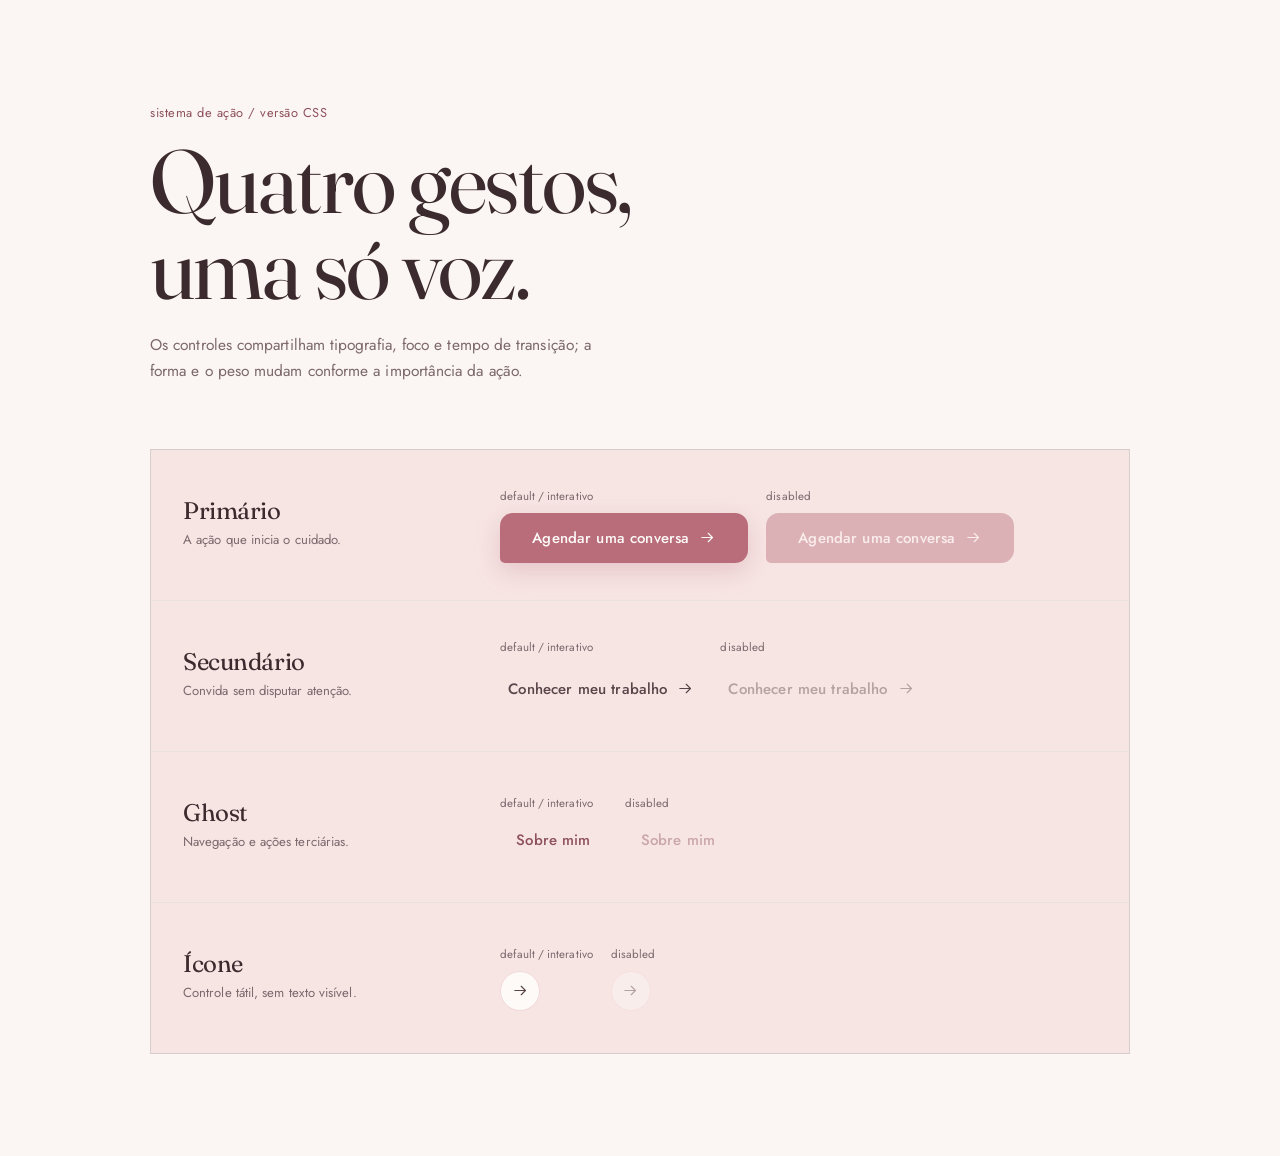
<file: button-system.html>
<!doctype html>
<html lang="pt-BR">
<head>
  <meta charset="utf-8">
  <meta name="viewport" content="width=device-width, initial-scale=1">
  <title>Sistema de botões — Dra. Rayssa Gomes</title>
  <link rel="stylesheet" href="assets/css/fonts.css">
  <link rel="stylesheet" href="assets/css/style.css">
  <style>
    body { min-height: 100vh; padding: clamp(48px, 8vw, 112px) var(--pad); }
    .system { width: min(100%, 980px); margin: auto; }
    .system__intro { max-width: 670px; margin-bottom: 64px; }
    .system__eyebrow { margin: 0 0 14px; color: var(--rose-deep); font-size: .8rem; letter-spacing: .04em; }
    .system h1 { font-size: clamp(2.8rem, 7vw, 5.8rem); line-height: .96; }
    .system__lead { max-width: 52ch; margin-top: 22px; color: var(--muted); }
    .system__grid { display: grid; gap: 1px; background: rgba(59, 42, 46, .1); border: 1px solid rgba(59, 42, 46, .1); }
    .sample { display: grid; grid-template-columns: minmax(170px, .65fr) 1.35fr; align-items: center; gap: 30px; min-height: 150px; padding: 32px; background: var(--blush); }
    .sample h2 { margin: 0 0 5px; font: 400 1.5rem/1.1 var(--font-display); }
    .sample p { color: var(--muted); font-size: .82rem; }
    .sample__buttons { display: flex; flex-wrap: wrap; align-items: center; gap: 18px; }
    .sample__state { display: grid; gap: 6px; justify-items: start; color: var(--muted); font-size: .72rem; }
    @media (max-width: 680px) { .sample { grid-template-columns: 1fr; } }
  </style>
</head>
<body>
  <main class="system">
    <header class="system__intro">
      <p class="system__eyebrow">sistema de ação / versão CSS</p>
      <h1>Quatro gestos,<br>uma só voz.</h1>
      <p class="system__lead">Os controles compartilham tipografia, foco e tempo de transição; a forma e o peso mudam conforme a importância da ação.</p>
    </header>

    <div class="system__grid">
      <section class="sample">
        <div><h2>Primário</h2><p>A ação que inicia o cuidado.</p></div>
        <div class="sample__buttons">
          <div class="sample__state"><span>default / interativo</span><a class="button button--primary" href="#"><span>Agendar uma conversa</span><svg class="button__arrow" aria-hidden="true"><use href="#arrow" /></svg></a></div>
          <div class="sample__state"><span>disabled</span><button class="button button--primary" disabled><span>Agendar uma conversa</span><svg class="button__arrow" aria-hidden="true"><use href="#arrow" /></svg></button></div>
        </div>
      </section>

      <section class="sample">
        <div><h2>Secundário</h2><p>Convida sem disputar atenção.</p></div>
        <div class="sample__buttons">
          <div class="sample__state"><span>default / interativo</span><a class="button button--secondary" href="#"><span>Conhecer meu trabalho</span><svg class="button__arrow" aria-hidden="true"><use href="#arrow" /></svg></a></div>
          <div class="sample__state"><span>disabled</span><button class="button button--secondary" disabled><span>Conhecer meu trabalho</span><svg class="button__arrow" aria-hidden="true"><use href="#arrow" /></svg></button></div>
        </div>
      </section>

      <section class="sample">
        <div><h2>Ghost</h2><p>Navegação e ações terciárias.</p></div>
        <div class="sample__buttons">
          <div class="sample__state"><span>default / interativo</span><button class="button button--ghost">Sobre mim</button></div>
          <div class="sample__state"><span>disabled</span><button class="button button--ghost" disabled>Sobre mim</button></div>
        </div>
      </section>

      <section class="sample">
        <div><h2>Ícone</h2><p>Controle tátil, sem texto visível.</p></div>
        <div class="sample__buttons">
          <div class="sample__state"><span>default / interativo</span><button class="button button--icon" aria-label="Avançar"><svg class="button__arrow" aria-hidden="true"><use href="#arrow" /></svg></button></div>
          <div class="sample__state"><span>disabled</span><button class="button button--icon" aria-label="Avançar" disabled><svg class="button__arrow" aria-hidden="true"><use href="#arrow" /></svg></button></div>
        </div>
      </section>
    </div>
  </main>

  <svg width="0" height="0" style="position:absolute" aria-hidden="true">
    <symbol id="arrow" viewBox="0 0 24 24"><path d="M4 12h15m-6-6 6 6-6 6" /></symbol>
  </svg>
</body>
</html>
</file>
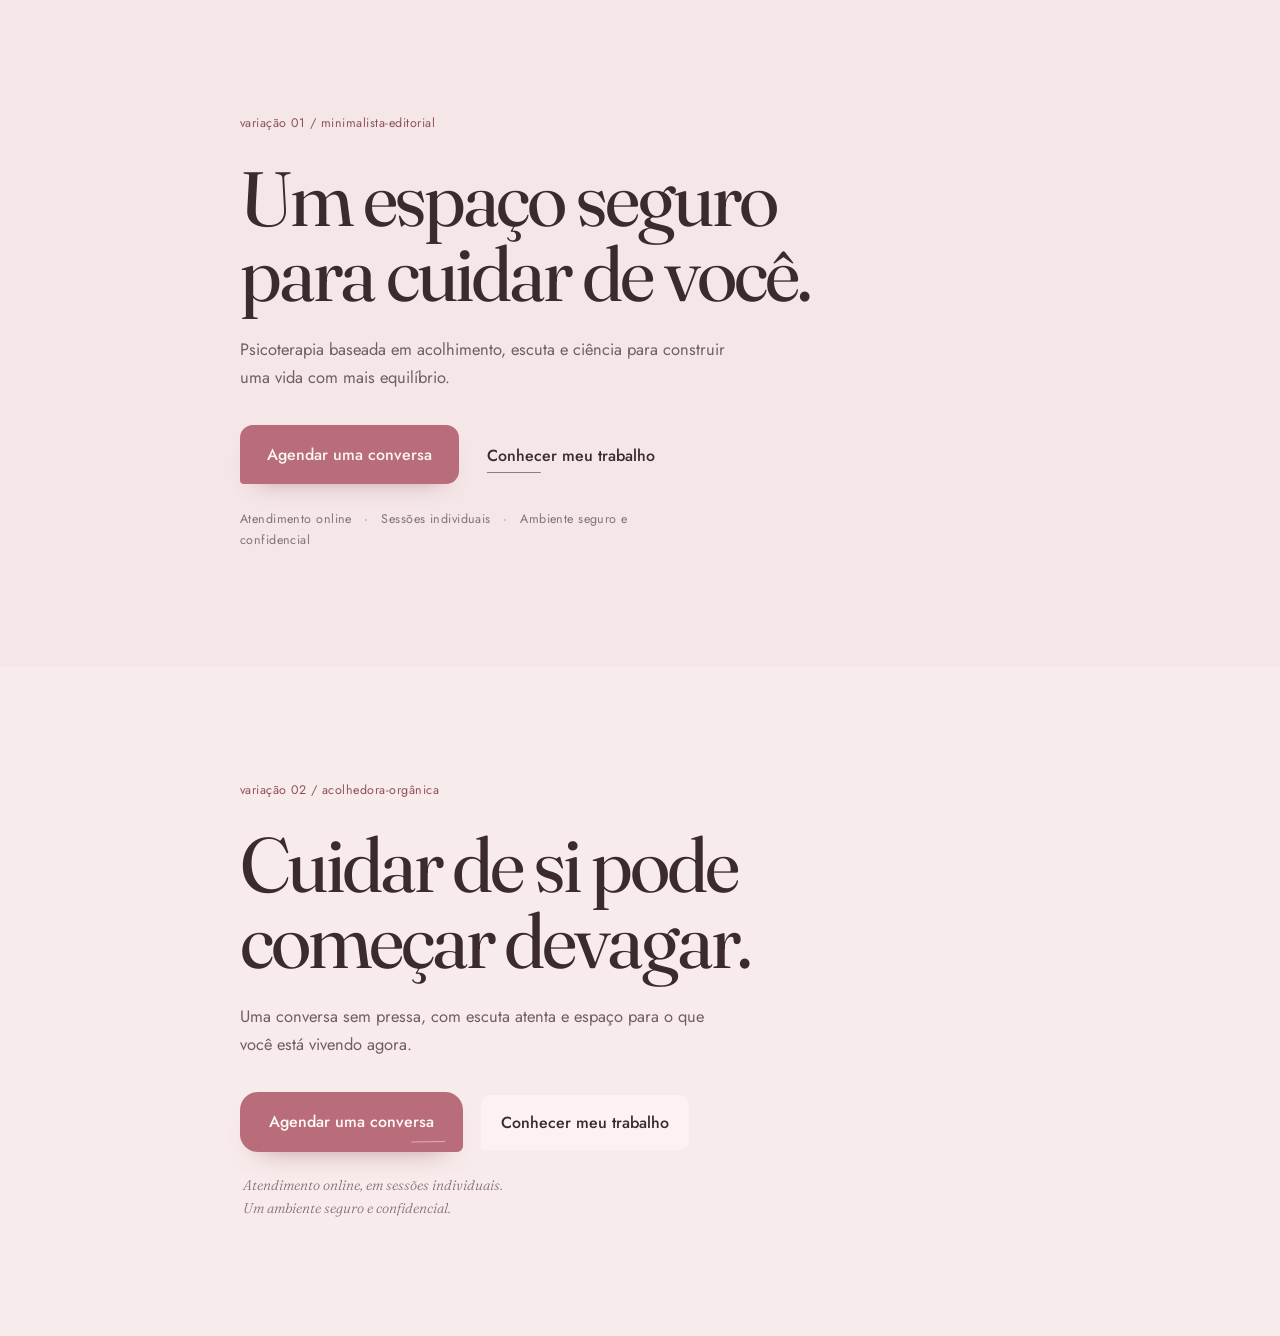
<file: cta-variations.html>
<!doctype html>
<html lang="pt-BR">
<head>
  <meta charset="utf-8">
  <meta name="viewport" content="width=device-width, initial-scale=1">
  <title>Variações de CTA — Dra. Rayssa Gomes</title>
  <link rel="stylesheet" href="assets/css/fonts.css">
  <style>
    :root {
      --paper: #fbf6f3;
      --blush: #f5e6e8;
      --blush-soft: #faeeee;
      --rose: #b96c79;
      --rose-deep: #8e515c;
      --ink: #3b2a2e;
      --muted: #715e63;
      --serif: 'Fraunces', Georgia, serif;
      --sans: 'Jost', system-ui, sans-serif;
    }

    * { box-sizing: border-box; }

    body {
      margin: 0;
      color: var(--ink);
      background: var(--paper);
      font-family: var(--sans);
    }

    a { color: inherit; text-decoration: none; }

    .demo {
      min-height: 50vh;
      display: grid;
      place-items: center;
      padding: clamp(64px, 9vw, 120px) 24px;
    }

    .demo:first-child { background: var(--blush); }
    .demo:last-child { background: #f8ebeb; }

    .demo__inner { width: min(100%, 800px); }

    .demo__label {
      margin: 0 0 28px;
      color: var(--rose-deep);
      font: 400 .78rem/1.4 var(--sans);
      letter-spacing: .04em;
    }

    .demo h2 {
      max-width: 13ch;
      margin: 0 0 24px;
      font: 400 clamp(2.4rem, 6vw, 5rem)/.98 var(--serif);
      letter-spacing: -.04em;
    }

    .demo__lead {
      max-width: 49ch;
      margin: 0 0 34px;
      color: var(--muted);
      font-size: 1.03rem;
      line-height: 1.7;
    }

    /* Variação 01 — minimalista editorial */
    .editorial-actions {
      display: flex;
      align-items: center;
      flex-wrap: wrap;
      gap: 18px 28px;
    }

    .editorial-primary,
    .editorial-secondary,
    .organic-primary,
    .organic-secondary {
      position: relative;
      cursor: pointer;
      font-weight: 500;
      transition: transform .3s ease, box-shadow .3s ease, color .3s ease, background-color .3s ease;
    }

    .editorial-primary {
      padding: 18px 27px;
      overflow: hidden;
      color: var(--paper);
      background: var(--rose);
      border-radius: 13px 13px 13px 4px;
      box-shadow: 0 12px 24px -18px rgba(142, 81, 92, .72);
    }

    .editorial-primary:hover {
      transform: translateY(-2px);
      background: var(--rose-deep);
      box-shadow: 0 18px 34px -16px rgba(142, 81, 92, .56);
    }

    .editorial-secondary { padding: 10px 0 8px; }

    .editorial-secondary::after {
      content: '';
      position: absolute;
      right: 0;
      bottom: 2px;
      left: 0;
      height: 1px;
      background: currentColor;
      opacity: .55;
      transform: scaleX(.32);
      transform-origin: left;
      transition: transform .3s ease, opacity .3s ease;
    }

    .editorial-secondary:hover { color: var(--rose-deep); }
    .editorial-secondary:hover::after { opacity: .9; transform: scaleX(1); }

    .editorial-meta {
      max-width: 58ch;
      margin: 25px 0 0;
      color: rgba(90, 68, 73, .72);
      font-size: .78rem;
      line-height: 1.7;
      letter-spacing: .035em;
    }

    .editorial-meta span { margin-inline: .65em; color: var(--rose); }

    /* Variação 02 — acolhedora orgânica */
    .organic-actions {
      display: grid;
      grid-template-columns: max-content max-content;
      align-items: center;
      gap: 14px 18px;
    }

    .organic-primary {
      padding: 18px 29px 19px;
      color: #fffaf7;
      background: var(--rose);
      border-radius: 18px 18px 6px 18px;
      box-shadow: 0 14px 28px -20px rgba(142, 81, 92, .8);
    }

    .organic-primary::after {
      content: '';
      position: absolute;
      right: 18px;
      bottom: 10px;
      left: 18px;
      height: 1px;
      background: rgba(255, 250, 247, .48);
      transform: rotate(-1deg) scaleX(.18);
      transform-origin: right;
      transition: transform .3s ease;
    }

    .organic-primary:hover {
      transform: translateY(-2px) rotate(-.3deg);
      box-shadow: 0 20px 38px -18px rgba(142, 81, 92, .62);
    }

    .organic-primary:hover::after { transform: rotate(-1deg) scaleX(1); }

    .organic-secondary {
      padding: 16px 20px;
      color: var(--ink);
      background: rgba(255, 250, 247, .52);
      border-radius: 10px 10px 10px 3px;
    }

    .organic-secondary:hover {
      color: var(--rose-deep);
      background: rgba(255, 250, 247, .9);
      transform: translateY(-1px);
    }

    .organic-meta {
      grid-column: 1 / -1;
      max-width: 42ch;
      margin: 8px 0 0 3px;
      color: rgba(90, 68, 73, .75);
      font: italic 300 .88rem/1.65 var(--serif);
    }

    a:focus-visible {
      outline: 2px solid var(--rose-deep);
      outline-offset: 5px;
    }

    @media (max-width: 620px) {
      .editorial-actions,
      .organic-actions {
        display: flex;
        align-items: flex-start;
        flex-direction: column;
      }

      .editorial-primary,
      .organic-primary { width: 100%; text-align: center; }

      .organic-meta { margin-top: 8px; }
    }

    @media (prefers-reduced-motion: reduce) {
      *, *::before, *::after { scroll-behavior: auto !important; transition-duration: .01ms !important; }
    }
  </style>
</head>
<body>
  <section class="demo" aria-labelledby="title-editorial">
    <div class="demo__inner">
      <p class="demo__label">variação 01 / minimalista-editorial</p>
      <h2 id="title-editorial">Um espaço seguro para cuidar de você.</h2>
      <p class="demo__lead">Psicoterapia baseada em acolhimento, escuta e ciência para construir uma vida com mais equilíbrio.</p>
      <div class="editorial-actions">
        <a class="editorial-primary" href="#contato">Agendar uma conversa</a>
        <a class="editorial-secondary" href="#sobre">Conhecer meu trabalho</a>
      </div>
      <p class="editorial-meta">Atendimento online <span aria-hidden="true">·</span> Sessões individuais <span aria-hidden="true">·</span> Ambiente seguro e confidencial</p>
    </div>
  </section>

  <section class="demo" aria-labelledby="title-organica">
    <div class="demo__inner">
      <p class="demo__label">variação 02 / acolhedora-orgânica</p>
      <h2 id="title-organica">Cuidar de si pode começar devagar.</h2>
      <p class="demo__lead">Uma conversa sem pressa, com escuta atenta e espaço para o que você está vivendo agora.</p>
      <div class="organic-actions">
        <a class="organic-primary" href="#contato">Agendar uma conversa</a>
        <a class="organic-secondary" href="#sobre">Conhecer meu trabalho</a>
        <p class="organic-meta">Atendimento online, em sessões individuais.<br>Um ambiente seguro e confidencial.</p>
      </div>
    </div>
  </section>
</body>
</html>
</file>
<file: assets/css/fonts.css>
/* Fontes self-hosted — Fraunces, Jost, Caveat (subsets latin / latin-ext) */
/* latin-ext */
@font-face {
    font-family: 'Caveat';
    font-style: normal;
    font-weight: 500;
    font-display: swap;
    src: url(../fonts/Wnz6HAc5bAfYB2Q7aDYYmg8.woff2) format('woff2');
    unicode-range: U+0100-02BA, U+02BD-02C5, U+02C7-02CC, U+02CE-02D7, U+02DD-02FF, U+0304, U+0308, U+0329, U+1D00-1DBF, U+1E00-1E9F, U+1EF2-1EFF, U+2020, U+20A0-20AB, U+20AD-20C0, U+2113, U+2C60-2C7F, U+A720-A7FF;
}

/* latin */
@font-face {
    font-family: 'Caveat';
    font-style: normal;
    font-weight: 500;
    font-display: swap;
    src: url(../fonts/Wnz6HAc5bAfYB2Q7ZjYY.woff2) format('woff2');
    unicode-range: U+0000-00FF, U+0131, U+0152-0153, U+02BB-02BC, U+02C6, U+02DA, U+02DC, U+0304, U+0308, U+0329, U+2000-206F, U+20AC, U+2122, U+2191, U+2193, U+2212, U+2215, U+FEFF, U+FFFD;
}

/* latin-ext */
@font-face {
    font-family: 'Caveat';
    font-style: normal;
    font-weight: 600;
    font-display: swap;
    src: url(../fonts/Wnz6HAc5bAfYB2Q7aDYYmg8.woff2) format('woff2');
    unicode-range: U+0100-02BA, U+02BD-02C5, U+02C7-02CC, U+02CE-02D7, U+02DD-02FF, U+0304, U+0308, U+0329, U+1D00-1DBF, U+1E00-1E9F, U+1EF2-1EFF, U+2020, U+20A0-20AB, U+20AD-20C0, U+2113, U+2C60-2C7F, U+A720-A7FF;
}

/* latin */
@font-face {
    font-family: 'Caveat';
    font-style: normal;
    font-weight: 600;
    font-display: swap;
    src: url(../fonts/Wnz6HAc5bAfYB2Q7ZjYY.woff2) format('woff2');
    unicode-range: U+0000-00FF, U+0131, U+0152-0153, U+02BB-02BC, U+02C6, U+02DA, U+02DC, U+0304, U+0308, U+0329, U+2000-206F, U+20AC, U+2122, U+2191, U+2193, U+2212, U+2215, U+FEFF, U+FFFD;
}

/* latin-ext */
@font-face {
    font-family: 'Fraunces';
    font-style: italic;
    font-weight: 300 600;
    font-display: swap;
    src: url(../fonts/6NU58FyLNQOQZAnv9ZwNjucMHVn85Ni7emAe9lKqZTnbB-gzTK0K1ChjdPeQ_5Y.woff2) format('woff2');
    unicode-range: U+0100-02BA, U+02BD-02C5, U+02C7-02CC, U+02CE-02D7, U+02DD-02FF, U+0304, U+0308, U+0329, U+1D00-1DBF, U+1E00-1E9F, U+1EF2-1EFF, U+2020, U+20A0-20AB, U+20AD-20C0, U+2113, U+2C60-2C7F, U+A720-A7FF;
}

/* latin */
@font-face {
    font-family: 'Fraunces';
    font-style: italic;
    font-weight: 300 600;
    font-display: swap;
    src: url(../fonts/6NU58FyLNQOQZAnv9ZwNjucMHVn85Ni7emAe9lKqZTnbB-gzTK0K1ChjeveQ.woff2) format('woff2');
    unicode-range: U+0000-00FF, U+0131, U+0152-0153, U+02BB-02BC, U+02C6, U+02DA, U+02DC, U+0304, U+0308, U+0329, U+2000-206F, U+20AC, U+2122, U+2191, U+2193, U+2212, U+2215, U+FEFF, U+FFFD;
}

/* latin-ext */
@font-face {
    font-family: 'Fraunces';
    font-style: normal;
    font-weight: 300 700;
    font-display: swap;
    src: url(../fonts/6NU78FyLNQOQZAnv9bYEvDiIdE9Ea92uemAk_WBq8U_9v0c2Wa0KxCFTeO-U.woff2) format('woff2');
    unicode-range: U+0100-02BA, U+02BD-02C5, U+02C7-02CC, U+02CE-02D7, U+02DD-02FF, U+0304, U+0308, U+0329, U+1D00-1DBF, U+1E00-1E9F, U+1EF2-1EFF, U+2020, U+20A0-20AB, U+20AD-20C0, U+2113, U+2C60-2C7F, U+A720-A7FF;
}

/* latin */
@font-face {
    font-family: 'Fraunces';
    font-style: normal;
    font-weight: 300 700;
    font-display: swap;
    src: url(../fonts/6NU78FyLNQOQZAnv9bYEvDiIdE9Ea92uemAk_WBq8U_9v0c2Wa0KxC9TeA.woff2) format('woff2');
    unicode-range: U+0000-00FF, U+0131, U+0152-0153, U+02BB-02BC, U+02C6, U+02DA, U+02DC, U+0304, U+0308, U+0329, U+2000-206F, U+20AC, U+2122, U+2191, U+2193, U+2212, U+2215, U+FEFF, U+FFFD;
}

/* latin-ext */
@font-face {
    font-family: 'Jost';
    font-style: normal;
    font-weight: 300;
    font-display: swap;
    src: url(../fonts/92zatBhPNqw73ord4iYl.woff2) format('woff2');
    unicode-range: U+0100-02BA, U+02BD-02C5, U+02C7-02CC, U+02CE-02D7, U+02DD-02FF, U+0304, U+0308, U+0329, U+1D00-1DBF, U+1E00-1E9F, U+1EF2-1EFF, U+2020, U+20A0-20AB, U+20AD-20C0, U+2113, U+2C60-2C7F, U+A720-A7FF;
}

/* latin */
@font-face {
    font-family: 'Jost';
    font-style: normal;
    font-weight: 300;
    font-display: swap;
    src: url(../fonts/92zatBhPNqw73oTd4g.woff2) format('woff2');
    unicode-range: U+0000-00FF, U+0131, U+0152-0153, U+02BB-02BC, U+02C6, U+02DA, U+02DC, U+0304, U+0308, U+0329, U+2000-206F, U+20AC, U+2122, U+2191, U+2193, U+2212, U+2215, U+FEFF, U+FFFD;
}

/* latin-ext */
@font-face {
    font-family: 'Jost';
    font-style: normal;
    font-weight: 400;
    font-display: swap;
    src: url(../fonts/92zatBhPNqw73ord4iYl.woff2) format('woff2');
    unicode-range: U+0100-02BA, U+02BD-02C5, U+02C7-02CC, U+02CE-02D7, U+02DD-02FF, U+0304, U+0308, U+0329, U+1D00-1DBF, U+1E00-1E9F, U+1EF2-1EFF, U+2020, U+20A0-20AB, U+20AD-20C0, U+2113, U+2C60-2C7F, U+A720-A7FF;
}

/* latin */
@font-face {
    font-family: 'Jost';
    font-style: normal;
    font-weight: 400;
    font-display: swap;
    src: url(../fonts/92zatBhPNqw73oTd4g.woff2) format('woff2');
    unicode-range: U+0000-00FF, U+0131, U+0152-0153, U+02BB-02BC, U+02C6, U+02DA, U+02DC, U+0304, U+0308, U+0329, U+2000-206F, U+20AC, U+2122, U+2191, U+2193, U+2212, U+2215, U+FEFF, U+FFFD;
}

/* latin-ext */
@font-face {
    font-family: 'Jost';
    font-style: normal;
    font-weight: 500;
    font-display: swap;
    src: url(../fonts/92zatBhPNqw73ord4iYl.woff2) format('woff2');
    unicode-range: U+0100-02BA, U+02BD-02C5, U+02C7-02CC, U+02CE-02D7, U+02DD-02FF, U+0304, U+0308, U+0329, U+1D00-1DBF, U+1E00-1E9F, U+1EF2-1EFF, U+2020, U+20A0-20AB, U+20AD-20C0, U+2113, U+2C60-2C7F, U+A720-A7FF;
}

/* latin */
@font-face {
    font-family: 'Jost';
    font-style: normal;
    font-weight: 500;
    font-display: swap;
    src: url(../fonts/92zatBhPNqw73oTd4g.woff2) format('woff2');
    unicode-range: U+0000-00FF, U+0131, U+0152-0153, U+02BB-02BC, U+02C6, U+02DA, U+02DC, U+0304, U+0308, U+0329, U+2000-206F, U+20AC, U+2122, U+2191, U+2193, U+2212, U+2215, U+FEFF, U+FFFD;
}

/* latin-ext */
@font-face {
    font-family: 'Jost';
    font-style: normal;
    font-weight: 600;
    font-display: swap;
    src: url(../fonts/92zatBhPNqw73ord4iYl.woff2) format('woff2');
    unicode-range: U+0100-02BA, U+02BD-02C5, U+02C7-02CC, U+02CE-02D7, U+02DD-02FF, U+0304, U+0308, U+0329, U+1D00-1DBF, U+1E00-1E9F, U+1EF2-1EFF, U+2020, U+20A0-20AB, U+20AD-20C0, U+2113, U+2C60-2C7F, U+A720-A7FF;
}

/* latin */
@font-face {
    font-family: 'Jost';
    font-style: normal;
    font-weight: 600;
    font-display: swap;
    src: url(../fonts/92zatBhPNqw73oTd4g.woff2) format('woff2');
    unicode-range: U+0000-00FF, U+0131, U+0152-0153, U+02BB-02BC, U+02C6, U+02DA, U+02DC, U+0304, U+0308, U+0329, U+2000-206F, U+20AC, U+2122, U+2191, U+2193, U+2212, U+2215, U+FEFF, U+FFFD;
}
</file>
<file: assets/css/style.css>
/* ============================================================
   Dra. Rayssa Gomes — Psicóloga
   Folha de estilo principal
   0. Tokens · 1. Base · 2. Utilitários · 3. Componentes
   4. Seções · 5. Responsivo · 6. Movimento reduzido
   ============================================================ */

/* ---------- 0. TOKENS ---------- */
:root {
    --cream: #FBF6F3;
    --cream-2: #FDFAF8;
    --blush: #F7E5E4;
    --blush-2: #F3D8DA;
    --blush-3: #EFC9CD;
    --rose: #D18D98;
    --rose-dark: #B96C79;
    --rose-deep: #8E515C;
    --plum: #3B2A2E;
    --plum-soft: #5A4449;
    --muted: #7C686D;
    --sage: #A9BBA4;
    --line: rgba(59, 42, 46, .10);
    --line-soft: rgba(59, 42, 46, .06);
    --white: #fff;

    --font-display: 'Fraunces', 'Playfair Display', Georgia, 'Times New Roman', serif;
    --font-sans: 'Jost', ui-sans-serif, system-ui, -apple-system, 'Segoe UI', Roboto, sans-serif;
    --font-script: 'Caveat', 'Segoe Script', cursive;

    --r-xs: 12px;
    --r-sm: 18px;
    --r-md: 26px;
    --r-lg: 36px;
    --r-xl: 52px;
    --r-pill: 999px;

    --shadow-s: 0 2px 10px rgba(120, 72, 84, .05);
    --shadow-m: 0 18px 40px -22px rgba(120, 72, 84, .32), 0 2px 8px rgba(120, 72, 84, .05);
    --shadow-l: 0 44px 80px -40px rgba(120, 72, 84, .42), 0 4px 14px rgba(120, 72, 84, .06);

    --ease: cubic-bezier(.22, 1, .36, 1);
    --ease-soft: cubic-bezier(.4, 0, .2, 1);
    --ease-back: cubic-bezier(.34, 1.4, .5, 1);

    --wrap: 1260px;
    --pad: clamp(20px, 4.4vw, 56px);
    --sec-y: clamp(72px, 9vw, 148px);

    --nav-h: 84px;
}

/* ---------- 1. BASE ---------- */
*,
*::before,
*::after {
    box-sizing: border-box;
}

html {
    -webkit-text-size-adjust: 100%;
    scroll-behavior: smooth;
    scroll-padding-top: calc(var(--nav-h) + 18px);
    scrollbar-width: thin;
    scrollbar-color: rgba(185, 108, 121, .62) rgba(247, 229, 228, .32);
}

::-webkit-scrollbar {
    width: 9px;
    height: 9px;
}

::-webkit-scrollbar-track {
    background: rgba(247, 229, 228, .32);
}

::-webkit-scrollbar-thumb {
    background: rgba(185, 108, 121, .58);
    background-clip: padding-box;
    border: 2px solid transparent;
    border-radius: 999px;
}

::-webkit-scrollbar-thumb:hover {
    background: rgba(142, 81, 92, .72);
    background-clip: padding-box;
    border: 2px solid transparent;
}

body {
    margin: 0;
    background: var(--cream);
    color: var(--plum);
    font-family: var(--font-sans);
    font-size: clamp(15.5px, 1.02vw, 17.5px);
    font-weight: 400;
    line-height: 1.7;
    letter-spacing: .005em;
    overflow-x: hidden;
    -webkit-font-smoothing: antialiased;
    text-rendering: optimizeLegibility;
}

body.is-locked {
    overflow: hidden;
}

img {
    max-width: 100%;
    display: block;
    height: auto;
}

a {
    color: inherit;
    text-decoration: none;
}

button {
    font: inherit;
    color: inherit;
    background: none;
    border: 0;
    cursor: pointer;
}

ul,
ol {
    margin: 0;
    padding: 0;
    list-style: none;
}

h1,
h2,
h3,
h4 {
    margin: 0;
    font-family: var(--font-display);
    font-weight: 400;
    letter-spacing: -.018em;
}

p {
    margin: 0;
}

strong,
b {
    font-weight: 600;
}

::selection {
    background: var(--blush-2);
    color: var(--plum);
}

:focus-visible {
    outline: 2px solid var(--rose-dark);
    outline-offset: 3px;
    border-radius: 6px;
}

.ico {
    width: 1.15em;
    height: 1.15em;
    fill: none;
    stroke: currentColor;
    stroke-width: 1.5;
    stroke-linecap: round;
    stroke-linejoin: round;
    flex: none;
}

svg[viewBox="0 0 120 120"] use,
.ico use {
    pointer-events: none;
}

/* ---------- 2. UTILITÁRIOS ---------- */
.wrap {
    width: 100%;
    max-width: var(--wrap);
    margin-inline: auto;
    padding-inline: var(--pad);
}

.skip-link {
    position: fixed;
    top: 10px;
    left: 10px;
    z-index: 200;
    transform: translateY(-160%);
    background: var(--plum);
    color: #fff;
    padding: 10px 18px;
    border-radius: 10px;
    transition: transform .3s var(--ease);
}

.skip-link:focus {
    transform: none;
}

.eyebrow {
    margin: 0;
    color: var(--rose-deep);
    font-weight: 400;
    letter-spacing: -.01em;
    text-transform: none;
}

/* Cinco entradas, cinco vozes. Nenhuma delas funciona como badge. */
.eyebrow--plain {
    display: block;
    font-family: var(--font-sans);
    font-size: .88rem;
    line-height: 1.3;
    color: var(--plum-soft);
}

.eyebrow--fragment {
    display: flex;
    align-items: baseline;
    gap: .18em;
    margin-left: clamp(10px, 2.1vw, 28px);
    font-family: var(--font-sans);
    font-size: clamp(.92rem, 1.15vw, 1.08rem);
    line-height: 1.2;
    color: var(--plum);
    transform: rotate(-2.25deg);
}

.eyebrow--fragment span {
    color: var(--rose-dark);
    font-family: var(--font-display);
    font-size: 1.45em;
    font-weight: 400;
}

.eyebrow--italic {
    display: block;
    margin-left: clamp(-18px, -1.3vw, -8px);
    font-family: var(--font-display);
    font-size: clamp(1.12rem, 1.55vw, 1.48rem);
    font-style: italic;
    font-weight: 300;
    line-height: 1.15;
    color: var(--rose-dark);
}

.eyebrow--index {
    display: grid;
    grid-template-columns: auto 1fr;
    align-items: end;
    gap: clamp(14px, 1.6vw, 24px);
    color: var(--plum);
}

.eyebrow--index span {
    font-family: var(--font-display);
    font-size: clamp(4.8rem, 8vw, 8.2rem);
    font-style: italic;
    font-weight: 300;
    letter-spacing: -.075em;
    line-height: .68;
    padding: 10px;
}

.eyebrow--index em {
    padding-bottom: .12em;
    font-family: var(--font-sans);
    font-size: .84rem;
    font-style: normal;
    font-weight: 400;
    line-height: 1;
    color: var(--rose-deep);
}

.script {
    font-family: var(--font-script);
    color: var(--rose-dark);
    font-size: clamp(1.25rem, 1.7vw, 1.7rem);
    line-height: 1.18;
    letter-spacing: .01em;
}

/* ---------- 3. COMPONENTES ---------- */

/* Botões ------------------------------- */
.button {
    position: relative;
    isolation: isolate;
    display: inline-flex;
    align-items: center;
    justify-content: center;
    gap: 10px;
    min-height: 44px;
    border: 0;
    font-family: var(--font-sans);
    font-size: .9375rem;
    font-weight: 500;
    letter-spacing: .01em;
    line-height: 1.2;
    cursor: pointer;
    transition: transform .3s ease, box-shadow .3s ease, color .25s ease, background-color .25s ease, border-color .25s ease, opacity .25s ease;
}

.button__arrow {
    width: 17px;
    height: 17px;
    flex: none;
    fill: none;
    stroke: currentColor;
    stroke-width: 1.65;
    stroke-linecap: round;
    stroke-linejoin: round;
    transition: transform .3s ease;
}

.button--primary {
    overflow: hidden;
    padding: 16px 32px;
    border-radius: 13px 13px 13px 5px;
    color: var(--cream-2);
    background: var(--rose-dark);
    box-shadow: 0 8px 24px rgba(180, 100, 120, .25);
}

.button--primary:hover {
    transform: translateY(-2px);
    background: #A85F6C;
    box-shadow: 0 14px 30px rgba(180, 100, 120, .32);
}

.button--primary:hover::before {
    opacity: .9;
    transform: translate(-2px, 2px) rotate(10deg) scale(1.12);
}

.button--primary:hover .button__arrow,
.button--secondary:hover .button__arrow {
    transform: translateX(4px);
}

.button--primary:active {
    transform: translateY(0);
    box-shadow: 0 5px 14px rgba(180, 100, 120, .22);
}

.button--secondary {
    padding: 16px 8px;
    color: var(--plum-soft);
    background: transparent;
}

.button--secondary::after {
    content: "";
    position: absolute;
    right: 8px;
    bottom: 10px;
    left: 8px;
    height: 1px;
    background: currentColor;
    opacity: .7;
    transform: scaleX(0);
    transform-origin: left;
    transition: transform .3s ease;
}

.button--secondary:hover {
    color: var(--rose-deep);
}

.button--secondary:hover::after {
    transform: scaleX(1);
}

.button--secondary:active {
    transform: translateY(1px);
}

.button--ghost {
    min-height: 40px;
    padding: 10px 16px;
    border-radius: 10px;
    color: var(--rose-deep);
    background: transparent;
}

.button--ghost:hover {
    color: var(--rose-deep);
    background: rgba(209, 141, 152, .10);
}

.button--ghost:active {
    background: rgba(209, 141, 152, .17);
}

.button--icon {
    width: 40px;
    height: 40px;
    min-height: 40px;
    padding: 0;
    border: 1px solid var(--blush-2);
    border-radius: 50%;
    color: var(--plum-soft);
    background: var(--cream-2);
}

.button--icon:hover {
    color: var(--cream-2);
    background: var(--rose-dark);
    border-color: var(--rose-dark);
}

.button--icon:active {
    transform: scale(.96);
}

.button--compact {
    min-height: 42px;
    padding: 12px 20px;
}

.button--large {
    padding: 18px 34px;
    font-size: 1rem;
}

.button:focus-visible {
    outline: 2px solid var(--rose-deep);
    outline-offset: 4px;
}

.button:disabled,
.button[aria-disabled="true"],
.button.is-disabled {
    opacity: .42;
    cursor: not-allowed;
    pointer-events: none;
    transform: none;
    box-shadow: none;
}

.button__ripple {
    position: absolute;
    border-radius: 50%;
    transform: translate(-50%, -50%) scale(0);
    background: rgba(255, 255, 255, .45);
    pointer-events: none;
    animation: ripple .75s var(--ease-soft) forwards;
}

@keyframes ripple {
    to {
        transform: translate(-50%, -50%) scale(1);
        opacity: 0;
    }
}

/* Navegação ---------------------------- */
.nav {
    position: fixed;
    inset: 0 0 auto;
    z-index: 90;
    padding-block: 14px;
    transition: padding .5s var(--ease), background-color .5s var(--ease), box-shadow .5s var(--ease), backdrop-filter .5s;
}

.nav::after {
    content: "";
    position: absolute;
    inset: 0;
    z-index: -1;
    background: rgba(251, 246, 243, .82);
    backdrop-filter: blur(14px) saturate(1.2);
    border-bottom: 1px solid transparent;
    opacity: 0;
    transition: opacity .5s var(--ease), border-color .5s;
}

.nav.is-stuck {
    padding-block: 8px;
}

.nav.is-stuck::after {
    opacity: 1;
    border-bottom-color: var(--line-soft);
}

.nav:has(.burger.is-open)::after {
    opacity: 1;
    border-bottom-color: var(--line-soft);
}

.nav__inner {
    display: flex;
    align-items: center;
    gap: clamp(14px, 2.4vw, 38px);
}

.brand {
    display: inline-flex;
    align-items: center;
    gap: 12px;
    margin-right: auto;
}

.brand__mark {
    width: 42px;
    height: 42px;
    flex: none;
    display: grid;
    place-items: center;
    border-radius: 50%;
    background: var(--blush);
    color: var(--rose-dark);
    transition: transform .7s var(--ease-back), background-color .5s;
}

.brand__mark svg {
    width: 22px;
    height: 22px;
    fill: none;
    stroke: currentColor;
    stroke-width: 4.4;
    stroke-linecap: round;
    stroke-linejoin: round;
}

.brand:hover .brand__mark {
    transform: rotate(90deg) scale(1.06);
    background: var(--blush-2);
}

.brand__text {
    display: flex;
    flex-direction: column;
    line-height: 1.15;
}

.brand__text strong {
    font-family: var(--font-display);
    font-size: 1.06rem;
    font-weight: 500;
    letter-spacing: -.01em;
}

.brand__text em {
    font-style: normal;
    font-size: .74rem;
    letter-spacing: .16em;
    text-transform: uppercase;
    color: var(--muted);
}

.nav__links {
    display: flex;
    align-items: center;
    gap: clamp(4px, .6vw, 10px);
}

.nav__link {
    position: relative;
    padding: .55em .85em;
    border-radius: 10px;
    font-size: .93rem;
    color: var(--plum-soft);
    transition: color .4s, background-color .4s;
}

.nav__link::after {
    content: "";
    position: absolute;
    left: 50%;
    bottom: .28em;
    translate: -50% 0;
    width: 4px;
    height: 4px;
    border-radius: 50%;
    background: var(--rose);
    transform: scale(0);
    transition: transform .45s var(--ease-back);
}

.nav__link:hover {
    color: var(--plum);
    background: rgba(209, 141, 152, .10);
}

.nav__link.is-active {
    color: var(--rose-deep);
}

.nav__link.is-active::after {
    transform: scale(1);
}

.burger {
    display: none;
    position: relative;
    flex: none;
}

.burger span {
    position: absolute;
    left: 50%;
    width: 19px;
    height: 1.5px;
    background: currentColor;
    border-radius: 2px;
    translate: -50% 0;
    transition: transform .5s var(--ease), top .4s var(--ease), opacity .3s;
}

.burger span:first-child {
    top: calc(50% - 4px);
}

.burger span:last-child {
    top: calc(50% + 4px);
}

.burger.is-open span:first-child {
    top: 50%;
    transform: rotate(45deg);
}

.burger.is-open span:last-child {
    top: 50%;
    transform: rotate(-45deg);
}

/* Menu mobile -------------------------- */
.menu {
    position: fixed;
    inset: 0;
    z-index: 80;
    display: flex;
    flex-direction: column;
    justify-content: flex-start;
    height: 100dvh;
    overflow-y: auto;
    overscroll-behavior: contain;
    background: var(--cream);
    gap: clamp(20px, 4vh, 34px);
    padding: calc(var(--nav-h) + 20px) var(--pad) max(28px, env(safe-area-inset-bottom));
    clip-path: circle(0% at calc(100% - 46px) 46px);
    transition: clip-path .9s var(--ease);
    visibility: hidden;
}

.menu.is-open {
    clip-path: circle(150% at calc(100% - 46px) 46px);
    visibility: visible;
}

.menu__bg {
    position: absolute;
    inset: 0;
    z-index: -1;
    background:
        radial-gradient(90% 60% at 100% 0%, var(--blush-2), transparent 60%),
        radial-gradient(70% 50% at 0% 100%, #F6E7E2, transparent 65%),
        var(--cream);
}

.menu__links {
    display: flex;
    flex-shrink: 0;
    flex-direction: column;
    gap: 2px;
}

.menu__links a {
    display: flex;
    align-items: baseline;
    gap: 16px;
    font-family: var(--font-display);
    font-size: clamp(1.5rem, 5.5vw, 2.1rem);
    padding: .24em 0;
    border-bottom: 1px solid var(--line-soft);
    opacity: 0;
    transform: translateY(22px);
    transition: opacity .6s var(--ease), transform .6s var(--ease), color .4s;
}

.menu.is-open .menu__links a {
    opacity: 1;
    transform: none;
    transition-delay: calc(.16s + var(--i, 0) * .06s);
}

.menu__links a:hover {
    color: var(--rose-dark);
}

.menu__links i {
    font-family: var(--font-sans);
    font-style: normal;
    font-size: .72rem;
    letter-spacing: .16em;
    color: var(--rose);
}

.menu__foot {
    display: flex;
    flex-shrink: 0;
    flex-direction: column;
    gap: 16px;
    align-items: flex-start;
    opacity: 0;
    transition: opacity .6s .5s;
}

.menu.is-open .menu__foot {
    opacity: 1;
}

/* Preloader ---------------------------- */
.loader {
    position: fixed;
    inset: 0;
    z-index: 120;
    display: grid;
    place-items: center;
    background: var(--cream);
    transition: opacity .8s var(--ease), visibility .8s;
}

.loader.is-done {
    opacity: 0;
    visibility: hidden;
}

.loader__inner {
    display: flex;
    flex-direction: column;
    align-items: center;
    gap: 16px;
}

.loader__mark {
    width: 56px;
    height: 56px;
    fill: none;
    stroke: var(--rose);
    stroke-width: 3;
    stroke-linecap: round;
}

.loader__mark path,
.loader__mark circle {
    stroke-dasharray: 180;
    stroke-dashoffset: 180;
    animation: draw 1.5s var(--ease) forwards;
}

@keyframes draw {
    to {
        stroke-dashoffset: 0;
    }
}

.loader__name {
    font-family: var(--font-display);
    font-size: 1rem;
    letter-spacing: .22em;
    text-transform: uppercase;
    color: var(--muted);
    opacity: 0;
    animation: fadeUp .8s .35s var(--ease) forwards;
}

@keyframes fadeUp {
    from {
        opacity: 0;
        transform: translateY(8px)
    }

    to {
        opacity: 1;
        transform: none
    }
}

.loader__bar {
    width: 150px;
    height: 1.5px;
    background: var(--blush-2);
    overflow: hidden;
    border-radius: 2px;
}

.loader__bar i {
    display: block;
    height: 100%;
    width: 100%;
    background: var(--rose-dark);
    transform: scaleX(0);
    transform-origin: left;
    animation: load 1.5s var(--ease) forwards;
}

@keyframes load {
    to {
        transform: scaleX(1);
    }
}

/* Camadas globais ---------------------- */
.grain {
    position: fixed;
    inset: -50%;
    z-index: 70;
    pointer-events: none;
    opacity: .05;
    mix-blend-mode: multiply;
    background-image: url("data:image/svg+xml,%3Csvg xmlns='http://www.w3.org/2000/svg' width='160' height='160'%3E%3Cfilter id='n'%3E%3CfeTurbulence type='fractalNoise' baseFrequency='.82' numOctaves='3' stitchTiles='stitch'/%3E%3C/filter%3E%3Crect width='160' height='160' filter='url(%23n)'/%3E%3C/svg%3E");
    animation: grainShift 8s steps(6) infinite;
}

@keyframes grainShift {
    0% {
        transform: translate(0, 0)
    }

    20% {
        transform: translate(-3%, 2%)
    }

    40% {
        transform: translate(2%, -3%)
    }

    60% {
        transform: translate(-2%, -2%)
    }

    80% {
        transform: translate(3%, 1%)
    }

    100% {
        transform: translate(0, 0)
    }
}

.progress {
    position: fixed;
    inset: 0 0 auto;
    height: 2px;
    z-index: 100;
    pointer-events: none;
}

.progress i {
    display: block;
    height: 100%;
    width: 100%;
    transform: scaleX(0);
    transform-origin: 0 50%;
    background: linear-gradient(90deg, var(--blush-3), var(--rose-dark));
}

/* Ação flutuante ----------------------- */
.fab {
    position: fixed;
    right: clamp(16px, 2.4vw, 32px);
    bottom: clamp(16px, 2.4vw, 32px);
    z-index: 75;
    display: grid;
    place-items: center;
    width: 48px;
    height: 48px;
    padding: 0;
    border: 1px solid rgba(37, 211, 102, .34);
    border-radius: 50%;
    background: rgba(253, 250, 248, .94);
    color: #218C52;
    cursor: pointer;
    box-shadow: 0 8px 22px rgba(59, 42, 46, .10);
    opacity: 0;
    transform: translateY(24px) scale(.9);
    pointer-events: none;
    transition: opacity .6s var(--ease), transform .25s ease, color .25s ease, background-color .25s ease, border-color .25s ease, box-shadow .25s ease;
}

.fab.is-in {
    opacity: 1;
    transform: none;
    pointer-events: auto;
}

.fab:hover {
    transform: translateY(-2px);
    color: #fff;
    background: #25B961;
    border-color: #25B961;
    box-shadow: 0 12px 26px rgba(31, 143, 89, .22);
}

.fab:active {
    transform: translateY(0);
    box-shadow: 0 4px 12px rgba(31, 143, 89, .16);
}

.fab:focus-visible {
    outline: 2px solid #147A3D;
    outline-offset: 4px;
}

.fab .ico {
    width: 22px;
    height: 22px;
    fill: currentColor;
    stroke: none;
}

/* Reveals ------------------------------ */
[data-reveal] {
    will-change: transform, opacity;
}

[data-reveal="fade"] {
    opacity: 0;
    transition: opacity 1s var(--ease);
    transition-delay: calc(var(--d, 0) * 90ms);
}

[data-reveal="up"] {
    opacity: 0;
    transform: translateY(28px);
    transition: opacity 1.05s var(--ease), transform 1.05s var(--ease);
    transition-delay: calc(var(--d, 0) * 90ms);
}

[data-reveal="scale"] {
    opacity: 0;
    transform: scale(.9);
    transition: opacity .9s var(--ease), transform 1s var(--ease-back);
    transition-delay: calc(var(--d, 0) * 90ms);
}

[data-reveal="mask"] {
    opacity: 0;
    clip-path: inset(0 0 100% 0);
    transform: scale(1.03);
    transition: opacity .9s var(--ease), clip-path 1.3s var(--ease), transform 1.6s var(--ease);
    transition-delay: calc(var(--d, 0) * 90ms);
}

[data-reveal="clip"] {
    opacity: 0;
    clip-path: polygon(0 100%, 100% 100%, 100% 100%, 0 100%);
    transform: scale(1.02);
    transition: opacity .8s, clip-path 1.4s var(--ease), transform 1.6s var(--ease);
    transition-delay: calc(var(--d, 0) * 90ms);
}

[data-reveal].is-in {
    opacity: 1;
    transform: none;
    clip-path: inset(0 0 0 0);
}

.eyebrow--fragment.is-in {
    transform: rotate(-2.25deg);
}

/* Split text */
.split-w {
    display: inline-block;
    overflow: hidden;
    padding-bottom: .14em;
    margin-bottom: -.14em;
    vertical-align: bottom;
}

.split-i,
.split-c {
    display: inline-block;
    will-change: transform;
}

.split-i {
    transform: translateY(115%);
    transition: transform 1.05s var(--ease);
    transition-delay: calc(var(--d, 0) * 26ms);
}

.split-c {
    transform: translateY(115%) rotate(4deg);
    transition: transform .9s var(--ease);
    transition-delay: calc(var(--d, 0) * 15ms);
}

.is-in .split-i,
.is-in .split-c {
    transform: none;
}

.u {
    position: relative;
    font-style: italic;
    color: var(--rose-dark);
    background-image: linear-gradient(currentColor, currentColor);
    background-repeat: no-repeat;
    background-position: 0 92%;
    background-size: 0% 2px;
    transition: background-size 1.1s .55s var(--ease);
}

.is-in .u {
    background-size: 100% 2px;
}

/* ---------- 4. SEÇÕES ---------- */

/* HERO -------------------------------- */
.hero {
    position: relative;
    overflow: hidden;
    padding-top: calc(var(--nav-h) + clamp(28px, 5vw, 0px));
    padding-bottom: clamp(56px, 7vw, 110px);
    min-height: 100svh;
    display: flex;
    flex-direction: column;
    justify-content: center;
    background:
        radial-gradient(75% 55% at 88% 8%, #FBE9E6 0%, transparent 58%),
        radial-gradient(60% 50% at 4% 82%, #F7E7E3 0%, transparent 60%),
        var(--cream);
}

.hero__bg {
    position: absolute;
    inset: 0;
    pointer-events: none;
    z-index: 0;
}

.blob {
    position: absolute;
    border-radius: 50%;
    filter: blur(46px);
    opacity: .62;
}

.blob--1 {
    width: 44vw;
    height: 44vw;
    right: -10vw;
    top: -8vw;
    background: radial-gradient(circle at 35% 35%, #F6D9DA, #F3D3D6 45%, transparent 70%);
    animation: float1 17s var(--ease-soft) infinite alternate;
}

.blob--2 {
    width: 32vw;
    height: 32vw;
    left: -9vw;
    bottom: 2vw;
    background: radial-gradient(circle at 60% 40%, #F2E4DC, #EFD9D2 50%, transparent 72%);
    animation: float2 21s var(--ease-soft) infinite alternate;
}

.blob--3 {
    width: 22vw;
    height: 22vw;
    left: 38%;
    top: 4vw;
    background: radial-gradient(circle at 50% 50%, #F7ECDF, transparent 70%);
    animation: float1 26s var(--ease-soft) infinite alternate-reverse;
}

@keyframes float1 {
    from {
        transform: translate3d(var(--px, 0px), var(--py, 0px), 0) scale(1);
    }

    to {
        transform: translate3d(calc(var(--px, 0px) - 3%), calc(var(--py, 0px) + 5%), 0) scale(1.12);
    }
}

@keyframes float2 {
    from {
        transform: translate3d(var(--px, 0px), var(--py, 0px), 0) scale(1.06);
    }

    to {
        transform: translate3d(calc(var(--px, 0px) + 4%), calc(var(--py, 0px) - 4%), 0) scale(.96);
    }
}

.hero__grid {
    position: relative;
    z-index: 1;
    display: grid;
    grid-template-columns: 1.02fr .98fr;
    gap: clamp(28px, 4vw, 64px);
    align-items: center;
}

.hero__title {
    font-size: clamp(2.35rem, 4.9vw, 4.35rem);
    line-height: 1.04;
    letter-spacing: -.032em;
    font-weight: 400;
    margin: 26px 0 22px;
    max-width: 16ch;
}

.hero__title em {
    font-style: italic;
    color: var(--rose-dark);
}

.hero__title em.u {
    color: var(--rose-deep);
}

.hero__lead {
    color: var(--plum-soft);
    max-width: 46ch;
    font-size: clamp(1rem, 1.1vw, 1.1rem);
    line-height: 1.75;
}

.hero__actions {
    display: flex;
    flex-wrap: wrap;
    align-items: center;
    gap: 18px 28px;
    margin-top: 32px;
}

.hero__trust {
    max-width: 58ch;
    margin-top: 26px;
    color: rgba(90, 68, 73, .72);
    font-size: .78rem;
    font-weight: 400;
    line-height: 1.7;
    letter-spacing: .035em;
}

.hero__trust span {
    margin-inline: .65em;
    color: var(--rose-dark);
}

.hero__visual {
    position: relative;
    isolation: isolate;
}

.hero__photo {
    position: relative;
    z-index: 1;
    overflow: hidden;
    border-radius: var(--r-xl) var(--r-xl) var(--r-lg) var(--r-lg);
    aspect-ratio: 3/4;
    max-width: 480px;
    margin-left: auto;
    box-shadow: var(--shadow-l);
    background: var(--blush);
}

.note {
    z-index: 10;
}

.hero__photo img {
    width: 100%;
    height: 100%;
    object-fit: cover;
    object-position: 56% 65%;
    transform: scale(1.5);
    transform-origin: 56% 65%;
    transition: transform 1.6s var(--ease);
}

.hero__photo:hover img {
    transform: scale(1.6);
}

.hero__wash {
    position: absolute;
    inset: 0;
    pointer-events: none;
    background: linear-gradient(180deg, rgba(247, 229, 228, .06) 0%, rgba(209, 141, 152, .08) 55%, rgba(142, 81, 92, .22) 100%),
        radial-gradient(80% 50% at 100% 100%, rgba(247, 229, 228, .5), transparent 60%);
    mix-blend-mode: multiply;
}

.note--frame {
    position: absolute;
    left: -5%;
    top: 10%;
    width: 140px;
    padding: 22px 20px 20px;
    border: 0;
    border-radius: 5px 26px 7px 20px;
    background: rgba(255, 249, 247, .94);
    backdrop-filter: blur(12px);
    box-shadow: 0 22px 48px rgba(107, 61, 73, .16), 0 3px 10px rgba(107, 61, 73, .07);
    font-family: var(--font-display);
    font-size: .96rem;
    font-weight: 400;
    line-height: 1.28;
    letter-spacing: -.018em;
    color: var(--plum-soft);
    pointer-events: none;
}

.note--frame::before {
    content: "";
    position: absolute;
    top: -7px;
    left: 19px;
    width: 46px;
    height: 14px;
    border-radius: 2px;
    background: rgba(239, 201, 205, .72);
    box-shadow: 0 2px 5px rgba(107, 61, 73, .08);
    transform: rotate(-4deg);
}

.note--frame.is-in {
    animation: noteDrift 5.8s cubic-bezier(.45, 0, .3, 1) infinite alternate;
}

.note--frame em {
    display: inline-block;
    margin-top: 4px;
    font-style: italic;
    font-size: 1.08em;
    color: var(--rose-dark);
    letter-spacing: -.025em;
}

.note__leaf {
    width: 14px;
    height: 14px;
    margin-top: 6px;
    color: var(--rose);
    fill: none;
    stroke: currentColor;
    stroke-width: 1.4;
}

.note--frame .note__leaf {
    width: 16px;
    height: 16px;
    margin-top: 12px;
}

@keyframes noteDrift {
    from {
        transform: translate3d(0, 0, 0) rotate(-2deg);
    }

    to {
        transform: translate3d(2px, -7px, 0) rotate(-.75deg);
    }
}

@keyframes bob {
    from {
        transform: translateY(0)
    }

    to {
        transform: translateY(-12px)
    }
}

.chip {
    position: absolute;
    z-index: 5;
    display: flex;
    align-items: center;
    gap: 11px;
    padding: 12px 18px 12px 12px;
    border-radius: var(--r-pill);
    background: rgba(255, 255, 255, .9);
    backdrop-filter: blur(10px);
    border: 1px solid rgba(255, 255, 255, .9);
    box-shadow: var(--shadow-m);
    animation: bob 6s var(--ease-soft) infinite alternate;
}

.chip--stat {
    right: -3%;
    top: 12%;
    animation-delay: -2s;
}

.chip--crp {
    right: 2%;
    bottom: 16%;
    animation-delay: -4s;
}

.foot__link {
    display: inline-flex;
    align-items: center;
    gap: .6em;
    font-weight: 500;
    color: var(--plum-soft);
    position: relative;
    padding-bottom: .35em;
}

.chip__ico {
    width: 34px;
    height: 34px;
    flex: none;
    border-radius: 50%;
    display: grid;
    place-items: center;
    background: var(--blush);
    color: var(--rose-deep);
}

.chip__txt {
    display: flex;
    flex-direction: column;
    line-height: 1.2;
}

.chip__txt b {
    font-family: var(--font-display);
    font-size: 1.02rem;
    font-weight: 500;
}

.chip__txt i {
    font-style: normal;
    font-size: .72rem;
    color: var(--muted);
    letter-spacing: .04em;
}

.script--hero-note {
    margin-top: clamp(26px, 3vw, 40px);
    transform: rotate(-2.5deg);
    max-width: 22ch;
}

.script--hero-right {
    position: absolute;
    right: -4%;
    top: 42%;
    max-width: 8ch;
    transform: rotate(4deg);
}

.scroll-hint {
    position: relative;
    z-index: 1;
    margin: clamp(38px, 4vw, 60px) auto 0;
    display: inline-flex;
    align-items: center;
    gap: 12px;
    font-size: .74rem;
    letter-spacing: .2em;
    text-transform: uppercase;
    color: var(--muted);
    align-self: center;
}

.scroll-hint__line {
    width: 52px;
    height: 1px;
    background: var(--blush-3);
    position: relative;
    overflow: hidden;
}

.scroll-hint__line i {
    position: absolute;
    inset: 0;
    background: var(--rose-dark);
    transform-origin: left;
    animation: slide 2.4s var(--ease) infinite;
}

@keyframes slide {
    0% {
        transform: translateX(-100%)
    }

    55% {
        transform: translateX(0)
    }

    100% {
        transform: translateX(100%)
    }
}

/* MARQUEE ----------------------------- */
.marquee {
    position: relative;
    overflow: hidden;
    border-block: 1px solid var(--line-soft);
    background: rgba(255, 255, 255, .5);
    padding: clamp(14px, 1.6vw, 22px) 0;
}

.marquee__track {
    display: flex;
    width: max-content;
    animation: marquee 42s linear infinite;
}

.marquee__track span {
    display: block;
    white-space: nowrap;
    font-family: var(--font-display);
    font-size: clamp(1rem, 1.5vw, 1.35rem);
    letter-spacing: .06em;
    color: var(--plum-soft);
}

.marquee__track i {
    font-style: normal;
    color: var(--rose);
    margin-inline: .7em;
}

@keyframes marquee {
    to {
        transform: translateX(-50%);
    }
}

/* Layout de seção --------------------- */
.sec {
    position: relative;
    padding-block: var(--sec-y);
    overflow: hidden;
}

.sec--tint {
    background: linear-gradient(180deg, var(--blush) 0%, #F8E9E7 100%);
}

.identify {
    background-color: #F9EBEA;
    background-image: url("data:image/svg+xml,%3Csvg viewBox='0 0 180 180' xmlns='http://www.w3.org/2000/svg'%3E%3Cfilter id='noise'%3E%3CfeTurbulence type='fractalNoise' baseFrequency='.82' numOctaves='3' stitchTiles='stitch'/%3E%3CfeColorMatrix type='saturate' values='0'/%3E%3CfeComponentTransfer%3E%3CfeFuncA type='table' tableValues='0 .04'/%3E%3C/feComponentTransfer%3E%3C/filter%3E%3Crect width='100%25' height='100%25' filter='url(%23noise)' opacity='.38'/%3E%3C/svg%3E");
}

.sec__head {
    display: flex;
    flex-direction: column;
    align-items: flex-start;
    gap: 20px;
    margin-bottom: clamp(38px, 4.4vw, 64px);
}

.sec__head--center {
    align-items: center;
    text-align: center;
}

.sec__head--center .sec__title {
    max-width: 24ch;
}

.sec__head--steps {
    align-items: flex-start;
    text-align: left;
    padding-left: clamp(0px, 7vw, 96px);
}

.sec__head--steps .sec__title {
    max-width: 20ch;
    margin-left: clamp(44px, 10vw, 150px);
}

.sec__head--split {
    flex-direction: row;
    justify-content: space-between;
    align-items: flex-end;
    gap: 30px;
    flex-wrap: wrap;
}

.sec__title {
    font-size: clamp(1.85rem, 3.3vw, 3.05rem);
    line-height: 1.13;
    max-width: 24ch;
}

.sec__blob {
    position: absolute;
    border-radius: 50%;
    filter: blur(60px);
    pointer-events: none;
}

.sec__blob--left {
    width: 26vw;
    height: 26vw;
    left: -12vw;
    top: 8%;
    background: radial-gradient(circle, #FBE7E4, transparent 70%);
}

.sec__blob--right {
    width: 30vw;
    height: 30vw;
    right: -13vw;
    bottom: -6%;
    background: radial-gradient(circle, #F5DEDC, transparent 70%);
}

/* Quarteto editorial cinético ---------- */
.care-grid {
    display: grid;
    grid-template-columns: repeat(12, minmax(0, 1fr));
    gap: 16px;
    max-width: 1050px;
}

.care-card {
    position: relative;
    display: flex;
    min-height: 218px;
    overflow: hidden;
    padding: clamp(25px, 2.4vw, 34px);
    text-align: left;
    border: 1px solid #E7DEDE;
    border-radius: 10px;
    background: #FFFFFF;
    translate: 0 0;
    transition: border-color .3s ease, background-color .3s ease, translate .4s var(--ease);
}

.care-card[data-reveal="up"] {
    transition-property: opacity, transform, border-color, background-color, translate;
    transition-duration: .8s, .8s, .3s, .3s, .4s;
    transition-timing-function: var(--ease), var(--ease), ease, ease, var(--ease);
    transition-delay: calc(var(--d, 0) * 90ms), calc(var(--d, 0) * 90ms), 0s, 0s, 0s;
}

.care-card::before {
    content: "";
    position: absolute;
    top: 28px;
    left: -1px;
    width: 2px;
    height: 42px;
    background: #A54F4F;
    opacity: .6;
    transform: scaleY(.52);
    transform-origin: top;
    animation: careMarker 5.8s ease-in-out infinite;
    animation-play-state: paused;
}

.care-card:nth-child(1) {
    grid-column: 1 / span 7;
    min-height: 238px;
}

.care-card:nth-child(2) {
    grid-column: 8 / span 5;
    margin-top: 32px;
}

.care-card:nth-child(3) {
    grid-column: 1 / span 5;
    margin-top: -6px;
}

.care-card:nth-child(4) {
    grid-column: 6 / span 7;
    min-height: 238px;
    margin-top: 10px;
}

.care-card__visual {
    position: absolute;
    top: clamp(24px, 2.4vw, 34px);
    right: clamp(24px, 2.4vw, 34px);
    color: #A54F4F;
    opacity: .13;
    animation: careDrift 7.4s ease-in-out infinite;
    animation-play-state: paused;
    transition: opacity .35s ease, color .35s ease;
}

.care-card__visual .ico {
    width: clamp(58px, 5.8vw, 78px);
    height: clamp(58px, 5.8vw, 78px);
    fill: currentColor;
    stroke: none;
}

.care-card:nth-child(2)::before,
.care-card:nth-child(2) .care-card__visual {
    animation-delay: -1.6s;
}

.care-card:nth-child(3)::before,
.care-card:nth-child(3) .care-card__visual {
    animation-delay: -3.1s;
}

.care-card:nth-child(4)::before,
.care-card:nth-child(4) .care-card__visual {
    animation-delay: -4.5s;
}

.care-card.is-in::before,
.care-card.is-in .care-card__visual {
    animation-play-state: running;
}

.care-card.is-in:hover {
    translate: 0 -3px;
    border-color: #CFA8A8;
    background: #FFFCFC;
}

.care-card.is-in:hover::before,
.care-card.is-in:hover .care-card__visual {
    animation-play-state: paused;
}

.care-card.is-in:hover .care-card__visual {
    color: #914343;
    opacity: .24;
}

.care-card__copy {
    align-self: flex-end;
    position: relative;
    z-index: 1;
    max-width: 40ch;
    padding-right: clamp(18px, 4vw, 64px);
}

.care-card h3 {
    margin-bottom: 9px;
    color: #1A1A1A;
    font-family: var(--font-display);
    font-size: clamp(1.4rem, 1.8vw, 1.78rem);
    font-weight: 650;
    line-height: 1.08;
    letter-spacing: -.025em;
}

.care-card p {
    color: #4A4A4A;
    font-family: var(--font-sans);
    font-size: .92rem;
    line-height: 1.6;
}

@keyframes careDrift {
    0%, 100% { transform: translate3d(0, 0, 0) rotate(-1deg); }
    50% { transform: translate3d(0, -4px, 0) rotate(1deg); }
}

@keyframes careMarker {
    0%, 100% { opacity: .38; transform: scaleY(.48); }
    50% { opacity: .82; transform: scaleY(1); }
}

/* SOBRE ------------------------------- */
.about {
    background: var(--cream-2);
}

.about__grid {
    display: grid;
    grid-template-columns: .92fr 1.08fr;
    gap: clamp(30px, 4.4vw, 74px);
    align-items: center;
}

.about__visual {
    position: relative;
    isolation: isolate;
}

.about__photo {
    position: relative;
    z-index: 1;
    overflow: hidden;
    border-radius: var(--r-lg) var(--r-xs) var(--r-lg) var(--r-lg);
    aspect-ratio: .88;
    box-shadow: var(--shadow-l);
    background: var(--blush);
}

.about__photo img {
    width: 100%;
    height: 100%;
    object-fit: cover;
    object-position: 50% 100%;
    transform: scale(1.16);
    transform-origin: 20% 85%;
    animation: aboutPhotoDrift 7s var(--ease-soft) infinite alternate;
}

@keyframes aboutPhotoDrift {
    from { transform: translate3d(0, 0, 0) scale(1.16); }
    to { transform: translate3d(.5%, -1%, 0) scale(1.16); }
}

.about__wash {
    position: absolute;
    inset: 0;
    background: linear-gradient(200deg, rgba(247, 229, 228, .35), rgba(209, 141, 152, .12) 60%, rgba(142, 81, 92, .14));
    mix-blend-mode: multiply;
}

.note--list {
    position: absolute;
    left: -6%;
    bottom: 14%;
    min-width: 144px;
    padding: 24px 24px 20px;
    border: 0;
    border-radius: 24px 5px 20px 7px;
    background: rgba(255, 249, 247, .95);
    backdrop-filter: blur(12px);
    box-shadow: 0 24px 52px rgba(107, 61, 73, .15), 0 3px 10px rgba(107, 61, 73, .06);
    animation: noteListDrift 6.6s cubic-bezier(.45, 0, .3, 1) infinite alternate;
    pointer-events: none;
}

.note--list::after {
    content: "";
    position: absolute;
    right: 0;
    bottom: 0;
    width: 18px;
    height: 18px;
    background: linear-gradient(135deg, rgba(239, 201, 205, .45) 0 49%, transparent 51%);
    border-radius: 0 0 18px 0;
}

.note--list ul {
    display: flex;
    flex-direction: column;
    gap: 7px;
}

.note--list li {
    position: relative;
    padding-left: 16px;
    font-family: var(--font-display);
    font-size: .88rem;
    font-style: italic;
    line-height: 1.18;
    letter-spacing: -.015em;
    text-transform: lowercase;
    color: var(--plum-soft);
}

.note--list li::before {
    content: "";
    position: absolute;
    left: 0;
    top: .62em;
    width: 8px;
    height: 1px;
    background: var(--rose);
}

.note--list .note__leaf {
    width: 15px;
    height: 15px;
    margin: 14px 0 0 16px;
}

.note--stack {
    position: absolute;
    right: -3%;
    top: 9%;
    padding: 18px 20px 17px;
    border: 0;
    border-radius: 22px 5px 18px 5px;
    background: rgba(59, 42, 46, .9);
    backdrop-filter: blur(10px);
    box-shadow: 0 18px 38px rgba(59, 42, 46, .2);
    font-family: var(--font-display);
    font-size: .84rem;
    font-weight: 400;
    line-height: 1.28;
    letter-spacing: -.01em;
    color: var(--cream-2);
    animation: noteStackDrift 7.4s -2s cubic-bezier(.45, 0, .3, 1) infinite alternate;
    pointer-events: none;
}

.note--stack em {
    font-style: italic;
    color: var(--blush-3);
}

@keyframes noteListDrift {
    from {
        transform: translate3d(0, 0, 0) rotate(-1.4deg);
    }

    to {
        transform: translate3d(-2px, -6px, 0) rotate(-2.2deg);
    }
}

@keyframes noteStackDrift {
    from {
        transform: translate3d(0, 0, 0) rotate(2deg);
    }

    to {
        transform: translate3d(2px, -5px, 0) rotate(1deg);
    }
}

.about__copy .sec__title {
    margin: 22px 0 20px;
}

.about__lead {
    color: var(--plum-soft);
    max-width: 52ch;
}

.about__lead strong {
    color: var(--plum);
}

.feats {
    display: grid;
    grid-template-columns: repeat(3, 1fr);
    gap: 18px;
    margin: 34px 0 32px;
}

.feats li {
    display: flex;
    flex-direction: column;
    gap: 12px;
    font-size: .84rem;
    line-height: 1.4;
    color: var(--muted);
    padding-right: 8px;
}

.feats li+li {
    border-left: 1px solid var(--line-soft);
    padding-left: 18px;
}

.feats .ico {
    width: 24px;
    height: 24px;
    color: var(--rose-dark);
}

.feats b {
    display: block;
    color: var(--plum);
    font-weight: 500;
}

/* COMO FUNCIONA ----------------------- */
.steps__list {
    position: relative;
    display: grid;
    grid-template-columns: repeat(3, 1fr);
    gap: clamp(22px, 3vw, 54px);
    padding-top: 16px;
}

.step {
    position: relative;
    z-index: 1;
    padding-top: 76px;
}

.step__num {
    position: absolute;
    top: 0;
    left: 0;
    width: 56px;
    height: 56px;
    display: grid;
    padding: 15px;
    place-items: center;
    border-radius: 50%;
    background: var(--white);
    border: 1px solid var(--blush-2);
    font-family: var(--font-display);
    font-size: .94rem;
    color: var(--rose-deep);
    box-shadow: var(--shadow-s);
    transition: transform .7s var(--ease-back), background-color .5s, color .5s;
}

.step:hover .step__num {
    transform: scale(1.08) rotate(-8deg);
    background: var(--blush);
}

.step h3 {
    font-size: 1.2rem;
    margin-bottom: 6px;
}

.step p {
    color: var(--muted);
    font-size: .92rem;
    max-width: 34ch;
}

.steps__line {
    position: absolute;
    z-index: 0;
    left: 0;
    right: 0;
    top: 28px;
    height: 1px;
    background: repeating-linear-gradient(90deg, var(--blush-3) 0 6px, transparent 6px 12px);
}

.steps__line i {
    display: block;
    height: 100%;
    width: 100%;
    background: var(--rose-dark);
    transform: scaleX(0);
    transform-origin: left;
}

/* BENEFÍCIOS -------------------------- */
.benefits {
    isolation: isolate;
}

.benefits__leaf {
    position: absolute;
    right: -2%;
    bottom: 4%;
    width: clamp(120px, 16vw, 220px);
    color: var(--blush-3);
    opacity: .85;
}

.benefits__leaf svg {
    width: 100%;
    height: auto;
    fill: none;
    stroke: currentColor;
    stroke-width: 1.4;
    stroke-linecap: round;
}

.benefits__stack {
    position: absolute;
    left: var(--pad);
    bottom: 6%;
    width: clamp(80px, 9vw, 130px);
    color: var(--blush-3);
    opacity: .8;
}

.benefits__stack svg {
    width: 100%;
    fill: none;
    stroke: currentColor;
    stroke-width: 1.4;
}

.script--benefits {
    position: absolute;
    right: calc(var(--pad) + clamp(10px, 3vw, 60px));
    top: calc(var(--sec-y) - 10px);
    text-align: right;
    transform: rotate(3deg);
}

.benefit-cards {
    display: grid;
    grid-template-columns: repeat(4, minmax(0, 1fr));
    gap: clamp(16px, 1.8vw, 24px);
}

.benefit-card {
    position: relative;
    min-height: 300px;
    padding: 40px 36px 32px;
    border-radius: 8px;
    background: #FFF9F7;
    box-shadow: 0 18px 48px rgba(142, 81, 92, .08);
    transition: transform .3s ease, box-shadow .3s ease, background-color .3s ease;
}

.benefit-card:nth-child(even) {
    margin-top: 24px;
}

.benefit-card:hover {
    transform: translateY(-4px);
    background: #FFFBF9;
    box-shadow: 0 26px 58px rgba(142, 81, 92, .15);
}

.benefit-card__ico {
    position: relative;
    z-index: 0;
    isolation: isolate;
    display: grid;
    place-items: center;
    width: 36px;
    height: 36px;
    margin-bottom: 32px;
    color: var(--rose-deep);
    transition: color .3s ease;
}

.benefit-card__ico::before {
    content: "";
    position: absolute;
    z-index: -1;
    inset: -8px;
    border-radius: 48% 52% 44% 56% / 55% 42% 58% 45%;
    opacity: 0;
    transform: scale(.55) rotate(-10deg);
    transition: opacity .3s ease, transform .3s ease;
}

.benefit-card__ico .ico {
    position: relative;
    z-index: 1;
    width: 100%;
    height: 100%;
    stroke-width: 1.25;
    transform-origin: 50% 55%;
    transition: transform .3s ease, filter .3s ease, stroke-width .3s ease;
}

.benefit-card:hover .benefit-card__ico {
    color: var(--rose-dark);
}

.benefit-card:hover .benefit-card__ico::before {
    opacity: 1;
    transform: scale(1) rotate(7deg);
}

.benefit-card:hover .benefit-card__ico .ico {
    stroke-width: 1.55;
    transform: translate3d(2px, -3px, 0) rotate(-5deg) scale(1.08);
    filter: drop-shadow(0 5px 5px rgba(142, 81, 92, .18));
}

.benefit-card h3 {
    margin: 0;
    font-family: var(--font-display);
    font-size: clamp(1.45rem, 1.75vw, 1.72rem);
    font-weight: 500;
    line-height: 1.12;
    letter-spacing: -.025em;
    color: var(--plum);
}

.benefit-card__rule {
    display: block;
    width: 40px;
    height: 1px;
    margin: 16px 0 8px;
    background: var(--rose);
    opacity: .72;
    transition: width .3s ease, opacity .3s ease;
}

.benefit-card:hover .benefit-card__rule {
    width: 64px;
    opacity: 1;
}

.benefit-card p {
    margin: 0;
    font-family: var(--font-sans);
    font-size: .94rem;
    font-weight: 400;
    line-height: 1.6;
    color: var(--plum-soft);
}

/* CITAÇÃO ----------------------------- */
.quote {
    padding-block: clamp(64px, 7vw, 120px);
    background: white;
}

.quote__inner {
    position: relative;
    display: flex;
    flex-direction: column;
    align-items: center;
    text-align: center;
    gap: 24px;
}

.quote blockquote {
    margin: 0;
    max-width: 30ch;
    font-family: var(--font-display);
    font-style: italic;
    font-size: clamp(1.5rem, 3vw, 2.65rem);
    line-height: 1.24;
    letter-spacing: -.022em;
    color: var(--plum);
}

.quote blockquote em {
    font-style: italic;
    color: var(--rose-dark);
}

.quote__mark {
    position: absolute;
    width: clamp(30px, 3.4vw, 46px);
    fill: var(--blush-3);
}

.quote__mark--l {
    left: 0;
    top: -6%;
}

.quote__mark--r {
    right: 0;
    bottom: 2%;
    transform: rotate(180deg);
}

.quote__rule {
    display: block;
    width: 64px;
    height: 1.5px;
    background: var(--blush-3);
}

.quote .split-i {
    transition-duration: .7s;
}

/* FAQ --------------------------------- */
.faq {
    background: var(--cream-2);
}

.faq__grid {
    display: grid;
    grid-template-columns: .85fr 1.15fr;
    gap: clamp(30px, 4vw, 70px);
    align-items: start;
}

.faq__note {
    color: var(--muted);
    max-width: 34ch;
    margin-top: -4px;
}

.faq__grid .button {
    align-self: flex-start;
    margin-top: 6px;
}

.faq__list {
    display: flex;
    flex-direction: column;
    gap: 12px;
}

.qa {
    background: var(--white);
    border: 1px solid var(--line-soft);
    border-radius: var(--r-sm);
    overflow: hidden;
    transition: box-shadow .5s var(--ease), border-color .5s;
}

.qa[open] {
    box-shadow: var(--shadow-m);
    border-color: transparent;
}

.qa summary {
    display: flex;
    align-items: center;
    justify-content: space-between;
    gap: 18px;
    padding: 20px 22px;
    cursor: pointer;
    list-style: none;
    font-size: 1rem;
    font-weight: 500;
    color: var(--plum);
}

.qa summary::-webkit-details-marker {
    display: none;
}

.qa__ico {
    width: 32px;
    height: 32px;
    flex: none;
    display: grid;
    place-items: center;
    border-radius: 50%;
    background: var(--blush);
    color: var(--rose-deep);
    transition: transform .5s var(--ease-back), background-color .4s;
}

.qa__ico .ico {
    width: 15px;
    height: 15px;
}

.qa[open] .qa__ico {
    transform: rotate(135deg);
    background: var(--blush-2);
}

.qa__body {
    overflow: hidden;
}

.qa__body p {
    padding: 0 22px 22px;
    color: var(--muted);
    font-size: .93rem;
    max-width: 62ch;
}

/* CTA FINAL --------------------------- */
.cta {
    position: relative;
    overflow: hidden;
    padding-block: clamp(56px, 7vw, 100px);
    background: linear-gradient(115deg, #F6DCDE 0%, #F5E3DF 48%, #EFD2D6 100%);
}

.cta__blob {
    position: absolute;
    width: 60vw;
    height: 60vw;
    right: -20vw;
    top: -30vw;
    border-radius: 50%;
    background: radial-gradient(circle at 40% 40%, rgba(255, 255, 255, .85), transparent 66%);
    filter: blur(30px);
    animation: float1 22s var(--ease-soft) infinite alternate;
    pointer-events: none;
}

.cta__inner {
    position: relative;
    z-index: 1;
    display: grid;
    grid-template-columns: 1.15fr .85fr;
    gap: clamp(24px, 3.4vw, 54px);
    align-items: center;
}

.cta__photo {
    position: absolute;
    z-index: 0;
    right: max(var(--pad), calc((100vw - var(--wrap)) / 2 + var(--pad)));
    bottom: 20px;
    width: clamp(140px, 16vw, 220px);
    opacity: .2;
    pointer-events: none;
    overflow: hidden;
    border-radius: var(--r-xl) var(--r-xl) var(--r-lg) var(--r-lg);
    aspect-ratio: 3/4;
    box-shadow: var(--shadow-l);
    background: var(--blush);
}

.cta__photo img {
    width: 100%;
    height: 100%;
    object-fit: cover;
    object-position: center;
    transform: scale(1.16);
    transform-origin: center;
}

.cta__title {
    font-size: clamp(1.75rem, 3.1vw, 2.85rem);
    line-height: 1.14;
    max-width: 20ch;
}

.cta__copy p {
    margin-top: 18px;
    color: var(--plum-soft);
    max-width: 44ch;
}

.cta__actions {
    display: flex;
    flex-direction: column;
    gap: 16px;
    align-items: flex-start;
}

.cta__meta {
    display: inline-flex;
    align-items: center;
    gap: .6em;
    font-size: .86rem;
    color: var(--plum-soft);
}

.cta__meta .ico {
    color: var(--rose-deep);
}

.script--cta {
    position: absolute;
    right: 0;
    bottom: -8px;
    text-align: right;
    transform: rotate(-3deg);
}

/* RODAPÉ ------------------------------ */
.foot {
    background: var(--cream);
    border-top: 1px solid var(--line-soft);
    padding-top: clamp(28px, 3vw, 42px);
}

.foot__inner {
    display: flex;
    justify-content: space-between;
    align-items: center;
    gap: 28px;
}

.foot__brand {
    display: flex;
    align-items: center;
    gap: 12px;
}

.foot__base {
    margin-top: clamp(22px, 2.4vw, 34px);
    padding-block: 18px;
    border-top: 1px solid var(--line-soft);
    display: flex;
    justify-content: space-between;
    align-items: center;
    gap: 16px;
    flex-wrap: wrap;
    font-size: .8rem;
    color: var(--muted);
}

.foot__top {
    display: inline-flex;
    align-items: center;
    gap: .55em;
    font-size: .86rem;
    color: var(--rose-deep);
}

.foot__top .ico {
    transform: rotate(-90deg);
    transition: transform .5s var(--ease);
}

.foot__top:hover .ico {
    transform: rotate(-90deg) translateX(5px);
}

/* ---------- 5. RESPONSIVO ---------- */
@media (max-width:1180px) {
    .nav__links {
        display: none;
    }

    .burger {
        display: block;
    }

    .nav__cta {
        display: none;
    }

    .care-grid {
        grid-template-columns: repeat(2, 1fr);
    }

    .care-card:nth-child(n) {
        grid-column: auto;
        grid-row: auto;
        min-height: 224px;
        margin-top: 0;
    }

    .care-card:nth-child(even) {
        margin-top: 16px;
    }

    .benefit-cards {
        grid-template-columns: repeat(2, minmax(0, 1fr));
    }
}

@media (max-width:1000px) {
    .hero__grid {
        grid-template-columns: 1fr;
        gap: 46px;
    }

    .hero__visual {
        order: -1;
    }

    .hero__photo {
        margin-inline: auto;
        max-width: min(440px, 86vw);
    }

    .hero__copy {
        text-align: left;
    }

    .hero__title {
        max-width: 20ch;
    }

    .script--hero-right {
        right: 0;
        top: auto;
        bottom: 32%;
    }

    .about__grid {
        grid-template-columns: 1fr;
        gap: 44px;
    }

    .about__visual {
        max-width: 520px;
        margin-inline: auto;
    }

    .steps__list {
        grid-template-columns: 1fr;
        gap: 34px;
    }

    .steps__line {
        left: 28px;
        top: 0;
        bottom: 0;
        right: auto;
        width: 1px;
        height: auto;
        background: repeating-linear-gradient(180deg, var(--blush-3) 0 6px, transparent 6px 12px);
    }

    .steps__line i {
        transform-origin: top;
        transform: scaleY(0);
    }

    .step {
        padding-top: 0;
        padding-left: 78px;
        min-height: 74px;
    }

    .step__num {
        top: 0;
    }

    .faq__grid {
        grid-template-columns: 1fr;
    }

    .cta__inner {
        grid-template-columns: 1fr;
    }

    .cta__photo {
        width: 140px;
        opacity: .12;
    }

    .script--cta {
        position: static;
        text-align: left;
        transform: rotate(-2deg);
        margin-top: 6px;
    }

    .foot__inner {
        align-items: center;
    }

    .quote__mark--l {
        left: 2%;
        top: -14%;
    }

    .quote__mark--r {
        right: 2%;
        bottom: -6%;
    }
}

@media (max-width:720px) {
    :root {
        --nav-h: 72px;
    }

    .nav__cta {
        display: none;
    }

    .script--hero-right {
        display: none;
    }

    .care-grid {
        grid-template-columns: 1fr;
    }

    .care-card:nth-child(n) {
        min-height: 208px;
        margin-top: 0;
    }

    .care-card__copy {
        padding-right: 24px;
    }

    .benefit-cards {
        grid-template-columns: 1fr;
    }

    .benefit-card,
    .benefit-card:nth-child(even) {
        min-height: 0;
        margin-top: 0;
        padding: 32px;
    }

    .feats {
        grid-template-columns: 1fr;
        gap: 22px;
    }

    .feats li+li {
        border-left: 0;
        padding-left: 0;
        border-top: 1px solid var(--line-soft);
        padding-top: 18px;
    }

    .hero__trust {
        max-width: 42ch;
        font-size: .78rem;
    }

    .hero__actions {
        align-items: flex-start;
        flex-direction: column;
    }

    .hero__actions .button--primary {
        width: 100%;
    }

    .chip {
        padding: 10px 14px 10px 10px;
    }

    .chip--stat {
        right: 0;
        top: 6%;
    }

    .chip--crp {
        right: 0;
        bottom: 8%;
    }

    .note--frame {
        left: 0;
        top: 8%;
    }

    .note--list {
        left: 0;
        bottom: 8%;
    }

    .note--stack {
        right: 0;
    }

    .script--benefits {
        position: static;
        text-align: left;
        margin-top: 34px;
        transform: none;
    }

    .grain {
        display: none;
    }

    .marquee__track {
        animation-duration: 28s;
    }

    .eyebrow--fragment {
        margin-left: 8px;
    }

    .eyebrow--italic {
        margin-left: 0;
    }

    .eyebrow--index span {
        font-size: 4.65rem;
    }

    .sec__head--steps {
        padding-left: 0;
    }

    .sec__head--steps .sec__title {
        margin-left: 34px;
    }

    .foot__base {
        align-items: flex-start;
        flex-direction: column;
        gap: 4px;
    }
}

@media (max-width:420px) {
    .note--stack {
        display: none;
    }

    .brand__text strong {
        font-size: .98rem;
    }
}

/* ---------- 6. MOVIMENTO REDUZIDO ---------- */
@media (prefers-reduced-motion:reduce) {
    .about__photo img {
        animation: none !important;
    }

    html {
        scroll-behavior: auto;
    }

    *,
    *::before,
    *::after {
        animation-duration: .001ms !important;
        animation-iteration-count: 1 !important;
        transition-duration: .001ms !important;
    }

    [data-reveal],
    .split-i,
    .split-c {
        opacity: 1 !important;
        transform: none !important;
        clip-path: none !important;
    }

    .eyebrow--fragment {
        transform: rotate(-2.25deg) !important;
    }

    .benefit-card:hover .benefit-card__ico .ico,
    .benefit-card:hover .benefit-card__ico::before {
        transform: none !important;
    }

    .note--frame.is-in {
        animation: none !important;
        transform: rotate(-2deg) !important;
    }

    .note--list,
    .note--stack {
        animation: none !important;
    }

    .note--list {
        transform: rotate(-1.4deg) !important;
    }

    .note--stack {
        transform: rotate(2deg) !important;
    }

    .u {
        background-size: 100% 2px !important;
    }

    .grain,
    .progress {
        display: none;
    }
}
</file>
